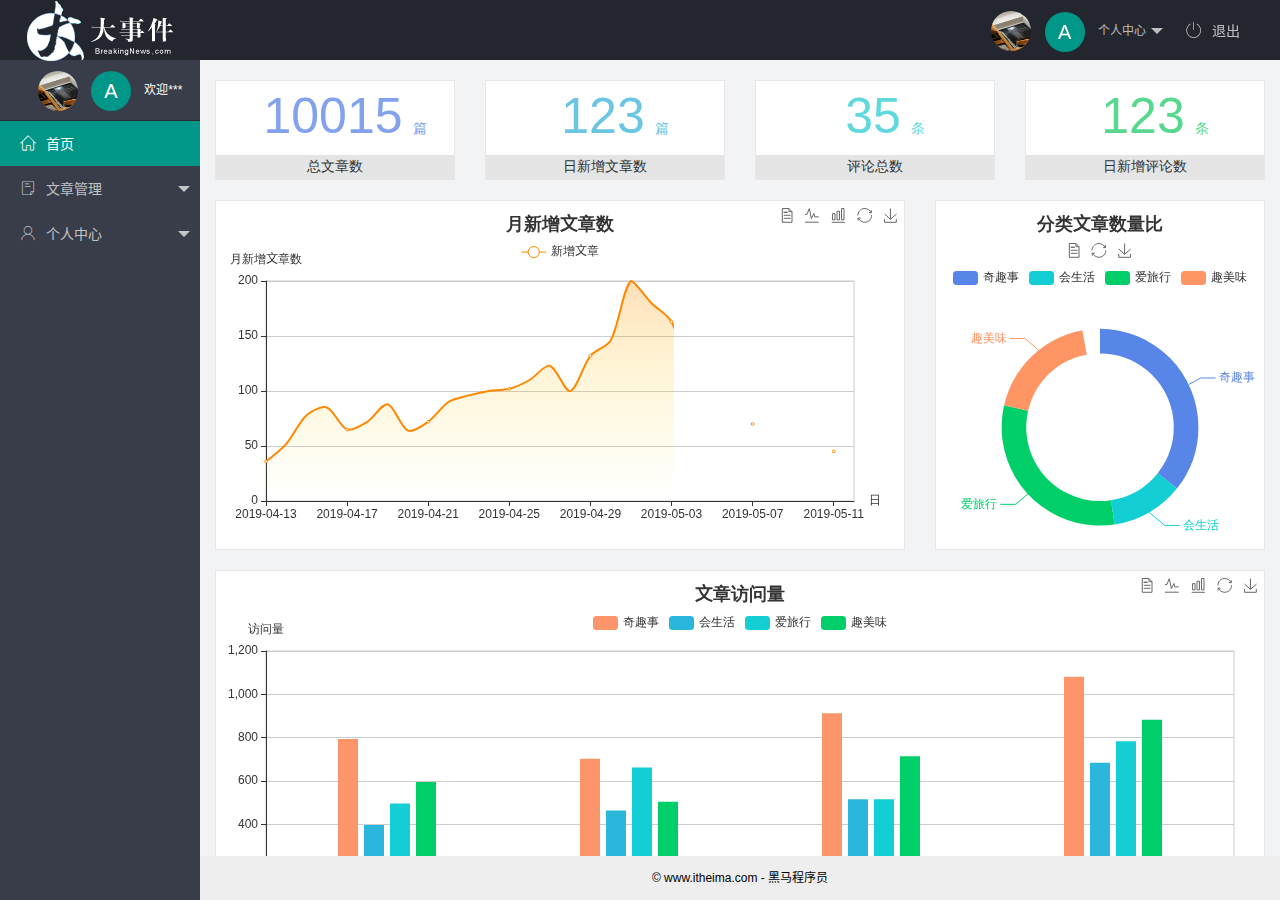
<file: index.html>
<!DOCTYPE html>
<html lang="zh-CN">
<head>
    <meta charset="UTF-8">
    <meta name="viewport" content="width=device-width, initial-scale=1.0">
    <title>后台主页</title>
    <!-- <script>
        if(!localStorage.getItem("token")){
            location.href="/大事件项目/login.html";
        }
    </script> -->
<!-- 导入layui的样式表 -->
<link rel="stylesheet" href="assets/lib/layui/css/layui.css">
<link rel="stylesheet" href="assets/css/index.css">
<link rel="stylesheet" href="assets/fonts/iconfont.css">
</head>
<body class="layui-layout-body">
    <div class="layui-layout layui-layout-admin">
      <div class="layui-header">
        <div class="layui-logo"><img src="assets/images/logo.png" alt=""></div>
        <!-- 头部区域（可配合layui已有的水平导航） -->
        
        <ul class="layui-nav layui-layout-right">
          <li class="layui-nav-item">
            <a href="javascript:;" class="userinfo">
              <img src="assets/images/12.JPG" class="layui-nav-img">
              <span class="text-avatar">A</span>
              个人中心
            </a>
            <dl class="layui-nav-child">
              <dd><a href="user/user_info.html" target="fm">基本资料</a></dd>
              <dd><a href="user/user_avatar.html" target="fm">更换头像</a></dd>
              <dd><a href="user/user_pwd.html" target="fm">重置密码</a></dd>
            </dl>
          </li>
          <li class="layui-nav-item"><a href="javascript:;" id="btnLogout"><span class="iconfont icon-tuichu"></span>退出</a></li>
        </ul>
      </div>
      
      <div class="layui-side layui-bg-black">
        <div class="layui-side-scroll">
            <div class="userinfo">
            <img src="assets/images/12.JPG" class="layui-nav-img">
            <span class="text-avatar">A</span>
            <span id="welcome">欢迎***</span>
            </div>
          <!-- 左侧导航区域（可配合layui已有的垂直导航） -->
          <ul class="layui-nav layui-nav-tree"  lay-shrink="all">
            <li class="layui-nav-item layui-this"><a href="home/dashboard.html" target="fm"><span class="iconfont icon-home"></span>首页</a></li>
            <li class="layui-nav-item ">
              <a class="" href="javascript:;"><span class="iconfont icon-16"></span>文章管理</a>
              <dl class="layui-nav-child">
                <dd><a href="article/art_cate.html" target="fm"><i class="layui-icon layui-icon-app"></i>文章类别</a></dd>
                <dd><a href="article/art_list.html" target="fm"><i class="layui-icon layui-icon-app"></i>文章列表</a></dd>
                <dd><a href="article/art_pub.html" target="fm"><i class="layui-icon layui-icon-app"></i>发表文章</a></dd>
                <dd><a href="">超链接</a></dd>
              </dl>
            </li>
            <li class="layui-nav-item">
              <a href="javascript:;"><span class="iconfont icon-user"></span>个人中心</a>
              <dl class="layui-nav-child">
                <dd><a href="user/user_info.html" target="fm"><i class="layui-icon layui-icon-app"></i>基本资料</a></dd>
                <dd><a href="user/user_avatar.html" target="fm"><i class="layui-icon layui-icon-app"></i>更换头像</a></dd>
                <dd><a href="user/user_pwd.html" target="fm"><i class="layui-icon layui-icon-app"></i>重置密码</a></dd>
                
              </dl>
            </li>
            
          </ul>
        </div>
      </div>
      
      <div class="layui-body">
        <!-- 内容主体区域 -->
        <iframe name="fm" src="home/dashboard.html" frameborder="0"></iframe>
      </div>
      
      <div class="layui-footer">
        <!-- 底部固定区域 -->
        © www.itheima.com - 黑马程序员
      </div>
    </div>
    <!-- 导入layui 的JS文件 -->
    <script src="assets/lib/layui/layui.all.js"></script>
    <script src="assets/lib/jquery.js"></script>
    <script src="assets/js/index.js"></script>
    </body>
</html>
</file>
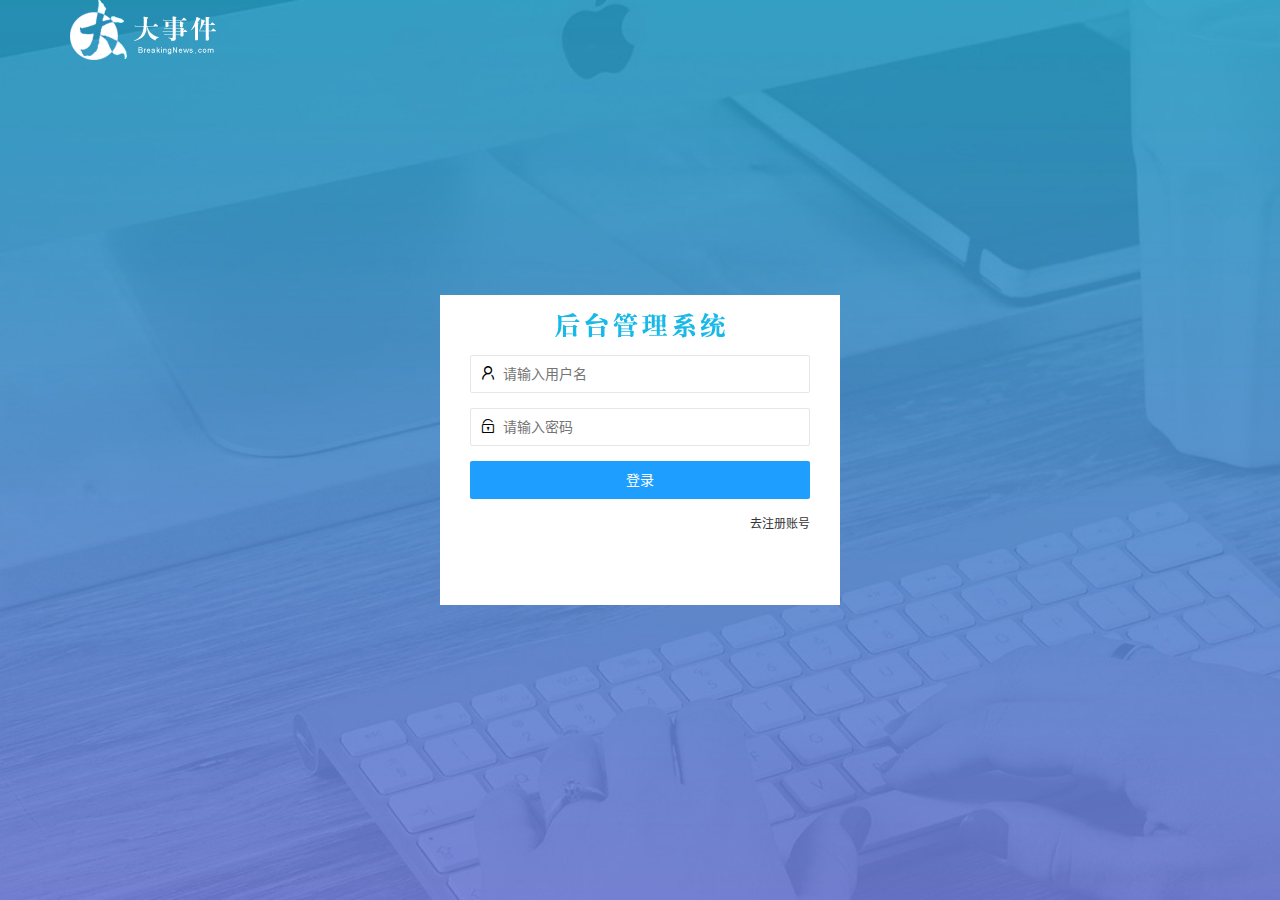
<file: login.html>
<!DOCTYPE html>
<html lang="zh-CN">
<head>
    <meta charset="UTF-8">
    <meta name="viewport" content="width=device-width, initial-scale=1.0">
    <title>大事件-登录/注册</title>
    <link rel="stylesheet" href="assets/lib/layui/css/layui.css">
    <link rel="stylesheet" href="assets/css/login.css">
</head>
<body>
    <div class="layui-main">
        <img src="assets/images/logo.png" alt="">

    </div>
    <div class="loginAndRegBox">
        <div class="title-box"></div>
        <div class="login-box">
            <form class="layui-form" id="form_login">
                <div class="layui-form-item">
                    <i class="layui-icon layui-icon-username"></i>
                    <input type="text" name="username" required  lay-verify="required" placeholder="请输入用户名" autocomplete="off" class="layui-input">
                  
                </div>
                <div class="layui-form-item">
                    <i class="layui-icon layui-icon-password"></i>
                    <input type="password" name="password" required  lay-verify="required|pwd" placeholder="请输入密码" autocomplete="off" class="layui-input">
                  
                </div>
                <div class="layui-form-item">
                    <button class="layui-btn  layui-btn-normal layui-btn-fluid" lay-submit >登录</button>
                </div>
                <div class="layui-form-item links">
                    <a href="javascript:;" id="link_reg">去注册账号</a>
                </div>
                </form>
                
           
        </div>
        <div class="reg-box">
            <!-- 注册的表单 -->
            <form class="layui-form" id="form_reg" >
                <div class="layui-form-item">
                    <i class="layui-icon layui-icon-username"></i>
                    <input type="text" name="username" required  lay-verify="required" placeholder="请输入用户名" autocomplete="off" class="layui-input">
                  
                </div>
                <div class="layui-form-item">
                    <i class="layui-icon layui-icon-password"></i>
                    <input type="password" name="password" required  lay-verify="required|pwd" placeholder="请输入密码" autocomplete="off" class="layui-input">
                  
                </div>
                <div class="layui-form-item">
                    <i class="layui-icon layui-icon-password"></i>
                    <input type="password" name="repassword" required  lay-verify="required|pwd|repwd" placeholder="再次确认密码" autocomplete="off" class="layui-input">
                  
                </div>
                <div class="layui-form-item">
                    <button class="layui-btn  layui-btn-normal layui-btn-fluid" lay-submit >注册</button>
                </div>
                <div class="layui-form-item links">
                    <a href="javascript:;" id="link_login">去登录</a>
                </div>
                </form>
            
        </div>
    </div>
    <script src="assets/lib/layui/layui.all.js"></script>
    <script src="assets/lib/jquery.js"></script>
    <script src="assets/js/login.js"></script>
    
    
</body>
</html>
</file>
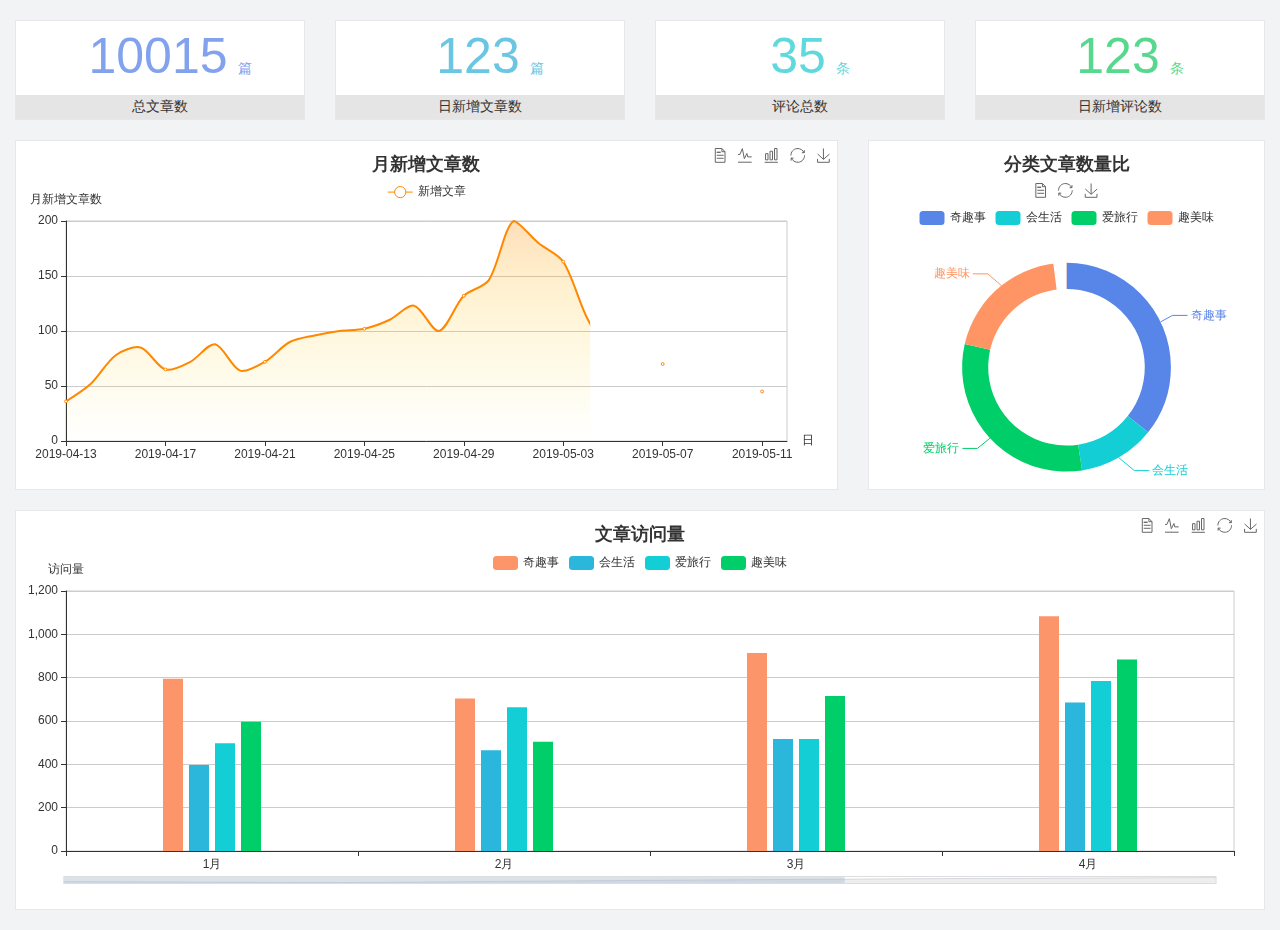
<file: home/dashboard.html>
<!DOCTYPE html>
<html lang="en">

<head>
  <meta charset="UTF-8">
  <meta name="viewport" content="width=device-width, initial-scale=1.0">
  <meta http-equiv="X-UA-Compatible" content="ie=edge">
  <title>图表统计</title>
  <link rel="stylesheet" href="../assets/lib/bootstrap.css" />
  <link rel="stylesheet" href="../assets/lib/main.css" />
  <script src="../assets/lib/jquery.js"></script>
  <script type="text/javascript" src="../assets/lib/echarts.min.js"></script>
</head>

<body>
  <div class="container-fluid">
    <div class="row spannel_list">
      <div class="col-sm-3 col-xs-6">
        <div class="spannel">
          <em>10015</em><span>篇</span>
          <b>总文章数</b>
        </div>
      </div>
      <div class="col-sm-3 col-xs-6">
        <div class="spannel scolor01">
          <em>123</em><span>篇</span>
          <b>日新增文章数</b>
        </div>
      </div>
      <div class="col-sm-3 col-xs-6">
        <div class="spannel scolor02">
          <em>35</em><span>条</span>
          <b>评论总数</b>
        </div>
      </div>
      <div class="col-sm-3 col-xs-6">
        <div class="spannel scolor03">
          <em>123</em><span>条</span>
          <b>日新增评论数</b>
        </div>
      </div>
    </div>
  </div>

  <div class="container-fluid">
    <div class="row curve-pie">
      <div class="col-lg-8 col-md-8">
        <div class="gragh_pannel" id="curve_show"></div>
      </div>
      <div class="col-lg-4 col-md-4">
        <div class="gragh_pannel" id="pie_show"></div>
      </div>
    </div>
  </div>

  <div class="container-fluid">
    <div class="column_pannel" id="column_show"></div>
  </div>

  <script>
    var oChart = echarts.init(document.getElementById('curve_show'));
    var aList_all = [
      { 'count': 36, 'date': '2019-04-13' },
      { 'count': 52, 'date': '2019-04-14' },
      { 'count': 78, 'date': '2019-04-15' },
      { 'count': 85, 'date': '2019-04-16' },
      { 'count': 65, 'date': '2019-04-17' },
      { 'count': 72, 'date': '2019-04-18' },
      { 'count': 88, 'date': '2019-04-19' },
      { 'count': 64, 'date': '2019-04-20' },
      { 'count': 72, 'date': '2019-04-21' },
      { 'count': 90, 'date': '2019-04-22' },
      { 'count': 96, 'date': '2019-04-23' },
      { 'count': 100, 'date': '2019-04-24' },
      { 'count': 102, 'date': '2019-04-25' },
      { 'count': 110, 'date': '2019-04-26' },
      { 'count': 123, 'date': '2019-04-27' },
      { 'count': 100, 'date': '2019-04-28' },
      { 'count': 132, 'date': '2019-04-29' },
      { 'count': 146, 'date': '2019-04-30' },
      { 'count': 200, 'date': '2019-05-01' },
      { 'count': 180, 'date': '2019-05-02' },
      { 'count': 163, 'date': '2019-05-03' },
      { 'count': 110, 'date': '2019-05-04' },
      { 'count': 80, 'date': '2019-05-05' },
      { 'count': 82, 'date': '2019-05-06' },
      { 'count': 70, 'date': '2019-05-07' },
      { 'count': 65, 'date': '2019-05-08' },
      { 'count': 54, 'date': '2019-05-09' },
      { 'count': 40, 'date': '2019-05-10' },
      { 'count': 45, 'date': '2019-05-11' },
      { 'count': 38, 'date': '2019-05-12' },
    ];

    let aCount = [];
    let aDate = [];

    for (var i = 0; i < aList_all.length; i++) {
      aCount.push(aList_all[i].count);
      aDate.push(aList_all[i].date);
    }

    var chartopt = {
      title: {
        text: '月新增文章数',
        left: 'center',
        top: '10'
      },
      tooltip: {
        trigger: 'axis'
      },
      legend: {
        data: ['新增文章'],
        top: '40'
      },
      toolbox: {
        show: true,
        feature: {
          mark: { show: true },
          dataView: { show: true, readOnly: false },
          magicType: { show: true, type: ['line', 'bar'] },
          restore: { show: true },
          saveAsImage: { show: true }
        }
      },
      calculable: true,
      xAxis: [
        {
          name: '日',
          type: 'category',
          boundaryGap: false,
          data: aDate
        }
      ],
      yAxis: [
        {
          name: '月新增文章数',
          type: 'value'
        }
      ],
      series: [
        {
          name: '新增文章',
          type: 'line',
          smooth: true,
          itemStyle: { normal: { areaStyle: { type: 'default' }, color: '#f80' }, lineStyle: { color: '#f80' } },
          data: aCount
        }],
      areaStyle: {
        normal: {
          color: new echarts.graphic.LinearGradient(0, 0, 0, 1, [{
            offset: 0,
            color: 'rgba(255,136,0,0.39)'
          }, {
            offset: .34,
            color: 'rgba(255,180,0,0.25)'
          }, {
            offset: 1,
            color: 'rgba(255,222,0,0.00)'
          }])

        }
      },
      grid: {
        show: true,
        x: 50,
        x2: 50,
        y: 80,
        height: 220
      }
    };

    oChart.setOption(chartopt);


    var oPie = echarts.init(document.getElementById('pie_show'));
    var oPieopt =
    {
      title: {
        top: 10,
        text: '分类文章数量比',
        x: 'center'
      },
      tooltip: {
        trigger: 'item',
        formatter: "{a} <br/>{b} : {c} ({d}%)"
      },
      color: ['#5885e8', '#13cfd5', '#00ce68', '#ff9565'],
      legend: {
        x: 'center',
        top: 65,
        data: ['奇趣事', '会生活', '爱旅行', '趣美味']
      },
      toolbox: {
        show: true,
        x: 'center',
        top: 35,
        feature: {
          mark: { show: true },
          dataView: { show: true, readOnly: false },
          magicType: {
            show: true,
            type: ['pie', 'funnel'],
            option: {
              funnel: {
                x: '25%',
                width: '50%',
                funnelAlign: 'left',
                max: 1548
              }
            }
          },
          restore: { show: true },
          saveAsImage: { show: true }
        }
      },
      calculable: true,
      series: [
        {
          name: '访问来源',
          type: 'pie',
          radius: ['45%', '60%'],
          center: ['50%', '65%'],
          data: [
            { value: 300, name: '奇趣事' },
            { value: 100, name: '会生活' },
            { value: 260, name: '爱旅行' },
            { value: 180, name: '趣美味' }
          ]
        }
      ]
    };
    oPie.setOption(oPieopt);



    var oColumn = this.echarts.init(document.getElementById('column_show'));
    var oColumnopt =
    {
      title: {
        text: '文章访问量',
        left: 'center',
        top: '10'
      },
      tooltip: {
        trigger: 'axis'
      },
      legend: {
        data: ['奇趣事', '会生活', '爱旅行', '趣美味'],
        top: '40'
      },
      toolbox: {
        show: true,
        feature: {
          mark: { show: true },
          dataView: { show: true, readOnly: false },
          magicType: { show: true, type: ['line', 'bar'] },
          restore: { show: true },
          saveAsImage: { show: true }
        }
      },
      calculable: true,
      xAxis: [
        {
          type: 'category',
          data: ['1月', '2月', '3月', '4月', '5月']
        }
      ],
      yAxis: [
        {
          name: '访问量',
          type: 'value'
        }
      ],
      series: [
        {
          name: '奇趣事',
          type: 'bar',
          barWidth: 20,
          itemStyle: {
            normal: { areaStyle: { type: 'default' }, color: '#fd956a' }
          },
          data: [800, 708, 920, 1090, 1200]
        },
        {
          name: '会生活',
          type: 'bar',
          barWidth: 20,
          itemStyle: {
            normal: { areaStyle: { type: 'default' }, color: '#2bb6db' }
          },
          data: [400, 468, 520, 690, 800]
        },
        {
          name: '爱旅行',
          type: 'bar',
          barWidth: 20,
          itemStyle: {
            normal: { areaStyle: { type: 'default' }, color: '#13cfd5' }
          },
          data: [500, 668, 520, 790, 900]
        },
        {
          name: '趣美味',
          type: 'bar',
          barWidth: 20,
          itemStyle: {
            normal: { areaStyle: { type: 'default' }, color: '#00ce68' }
          },
          data: [600, 508, 720, 890, 1000]
        }
      ],
      grid: {
        show: true,
        x: 50,
        x2: 30,
        y: 80,
        height: 260
      },
      dataZoom: [//给x轴设置滚动条
        {
          start: 0,//默认为0
          end: 100 - 1000 / 31,//默认为100
          type: 'slider',
          show: true,
          xAxisIndex: [0],
          handleSize: 0,//滑动条的 左右2个滑动条的大小
          height: 8,//组件高度
          left: 45, //左边的距离
          right: 50,//右边的距离
          bottom: 26,//右边的距离
          handleColor: '#ddd',//h滑动图标的颜色
          handleStyle: {
            borderColor: "#cacaca",
            borderWidth: "1",
            shadowBlur: 2,
            background: "#ddd",
            shadowColor: "#ddd",
          }
        }]
    };
    oColumn.setOption(oColumnopt);
  </script>
</body>

</html>
</file>
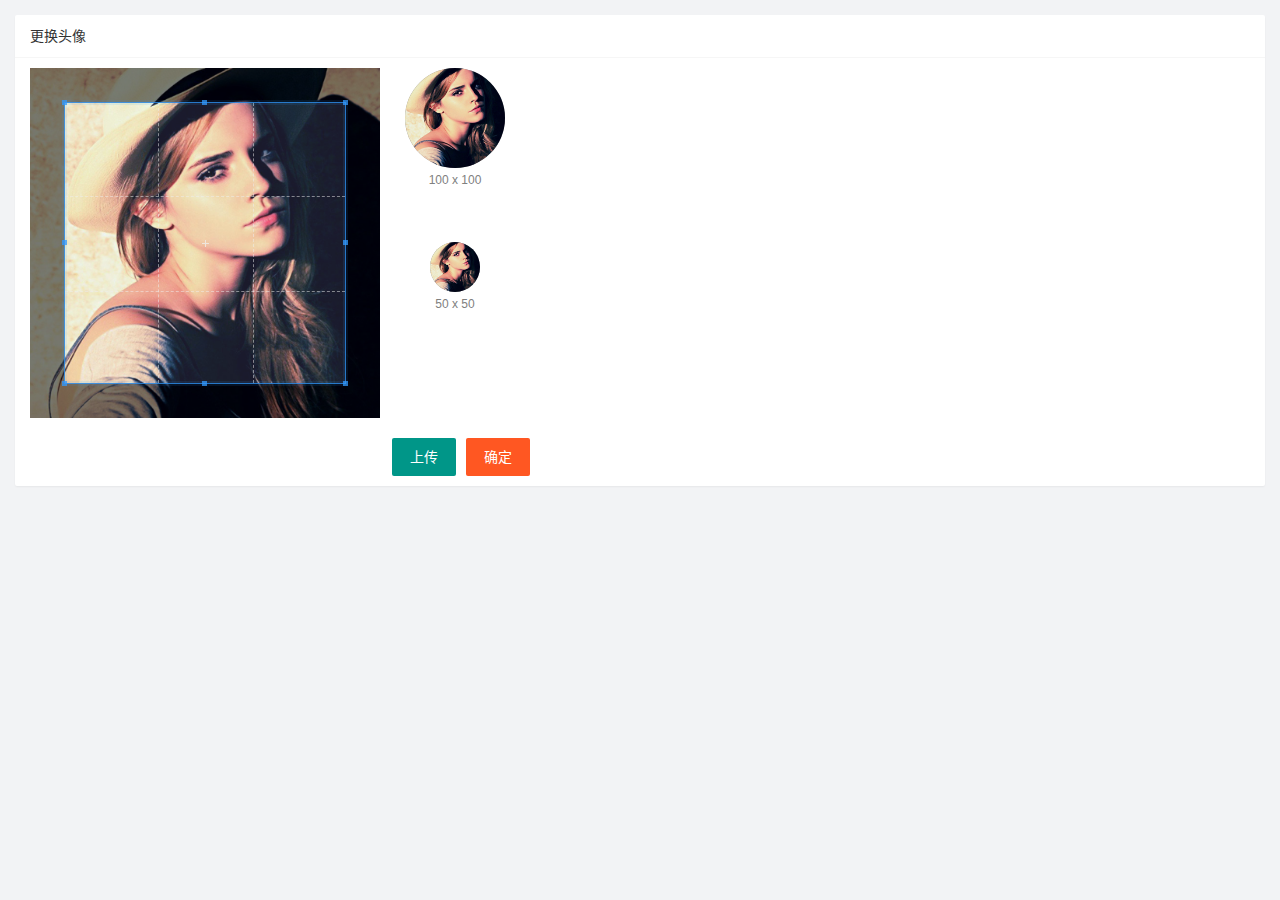
<file: user/user_avatar.html>
<!DOCTYPE html>
<html lang="zh-CN">
<head>
    <meta charset="UTF-8">
    <meta name="viewport" content="width=device-width, initial-scale=1.0">
    <title>Document</title>
    <link rel="stylesheet" href="../assets/lib/layui/css/layui.css">
    <link rel="stylesheet" href="../assets/lib//cropper//cropper.css">
    <link rel="stylesheet" href="../assets/css/user/user_avatar.css">
</head>
<body>
    <!-- 卡片区域 -->
    <div class="layui-card">
        <div class="layui-card-header">更换头像</div>
        <div class="layui-card-body">
           <!-- 第一行的图片裁剪和预览区域 -->
        <div class="row1">
            <!-- 图片裁剪区域 -->
            <div class="cropper-box">
              <!-- 这个 img 标签很重要，将来会把它初始化为裁剪区域 -->
              <img id="image" src="../assets/images/sample.jpg" />
            </div>
            <!-- 图片的预览区域 -->
            <div class="preview-box">
              <div>
                <!-- 宽高为 100px 的预览区域 -->
                <div class="img-preview w100"></div>
                <p class="size">100 x 100</p>
              </div>
              <div>
                <!-- 宽高为 50px 的预览区域 -->
                <div class="img-preview w50"></div>
                <p class="size">50 x 50</p>
              </div>
            </div>
          </div>
  
          <!-- 第二行的按钮区域 -->
          <div class="row2">
            <!-- 通过 accept 属性，可以指定，允许用户选择什么类型的文件 -->
            <input type="file" id="file" accept="image/png,image/jpeg" />
            <button type="button" class="layui-btn" id="btnChooseImage">上传</button>
            <button type="button" class="layui-btn layui-btn-danger" id="btnUpload">确定</button>
          </div>
        </div>
      </div>
      <script src="../assets/lib/layui/layui.all.js"></script>
      <script src="../assets/lib/jquery.js"></script>
      <script src="../assets/lib/cropper/Cropper.js"></script>
      <script src="../assets/lib/cropper/jquery-cropper.js"></script>
      <script src="../assets/js/user/user_avatar.js"></script>
</body>
</html>
</file>
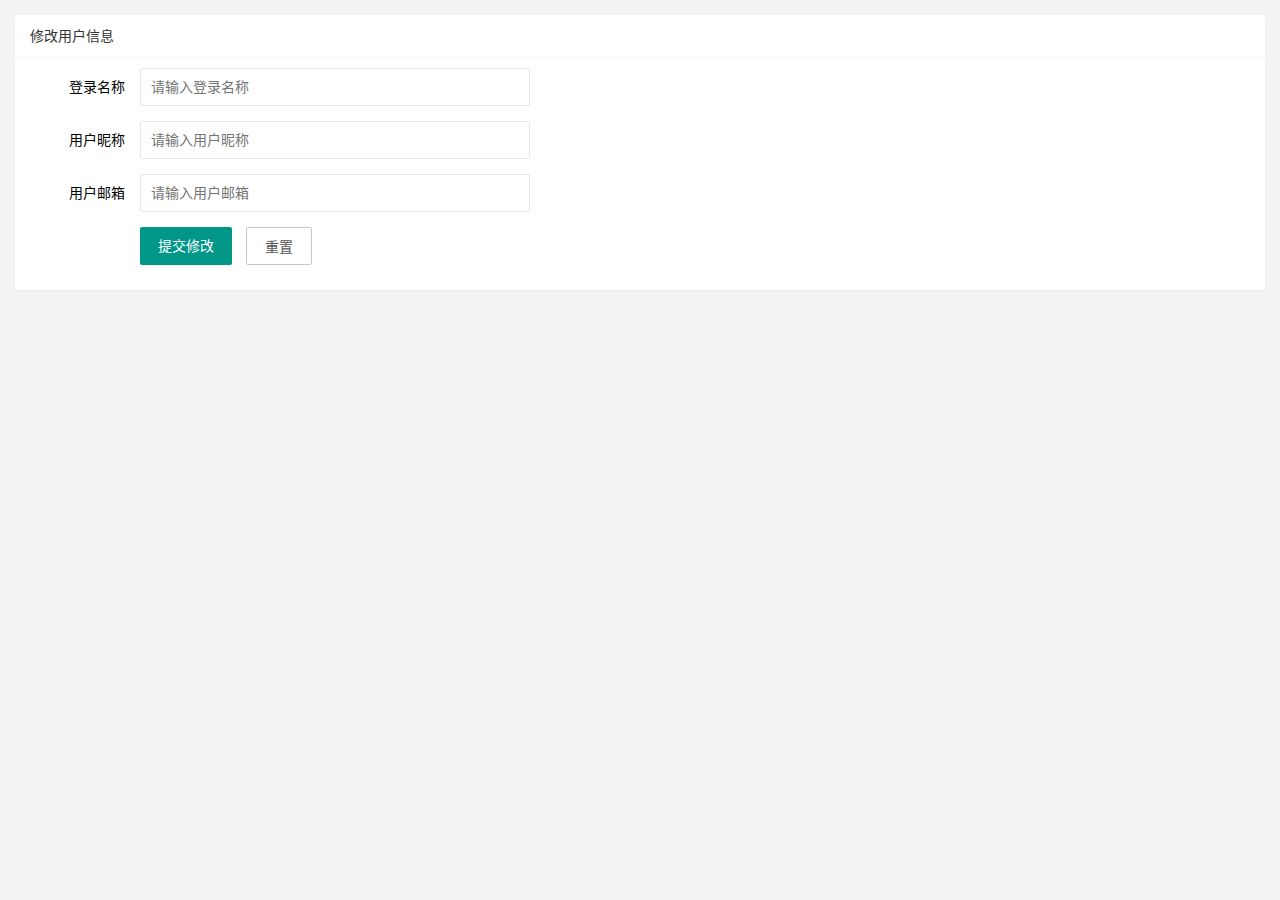
<file: user/user_info.html>
<!DOCTYPE html>
<html lang="zh-CN">
<head>
    <meta charset="UTF-8">
    <meta name="viewport" content="width=device-width, initial-scale=1.0">
    <title>Document</title>
    <link rel="stylesheet" href="../assets/lib/layui/css/layui.css">
    <link rel="stylesheet" href="../assets/css/user/user_info.css">
</head>
<body>
    <div class="layui-card">
        <div class="layui-card-header">修改用户信息</div>
        <div class="layui-card-body">
          <!-- form -->
          <form class="layui-form" lay-filter="formUserInfo" id="formData">
            <!-- 隐藏域 -->
            <input type="hidden" name="id" value="">
            <div class="layui-form-item">
              <label class="layui-form-label">登录名称</label>
              <div class="layui-input-block">
                <input type="text" name="username" required  lay-verify="required" placeholder="请输入登录名称" autocomplete="off" class="layui-input" readonly>
              </div>
            </div>
              <div class="layui-form-item">
                <label class="layui-form-label">用户昵称</label>
                <div class="layui-input-block">
                  <input type="text" name="nickname" required  lay-verify="required|nickname" placeholder="请输入用户昵称" autocomplete="off" class="layui-input">
                </div>
              </div>

              <div class="layui-form-item">
                <label class="layui-form-label">用户邮箱</label>
                <div class="layui-input-block">
                  <input type="email" name="email" required  lay-verify="required|email" placeholder="请输入用户邮箱" autocomplete="off" class="layui-input">
                </div>
              </div>
              <div class="layui-form-item">
                <div class="layui-input-block">
                  <button class="layui-btn" lay-submit lay-filter="formDemo" id="tijiao" type="submit">提交修改</button>
                  <button type="reset" class="layui-btn layui-btn-primary" id="chongzhi">重置</button>
                </div>
              </div>
            </form>
        </div>
      </div>
      <script src="../assets/lib/layui/layui.all.js"></script>
      <script src="../assets/lib/jquery.js"></script>
      <script src="../assets/js/user/user_info.js"></script>
</body>
</html>
</file>
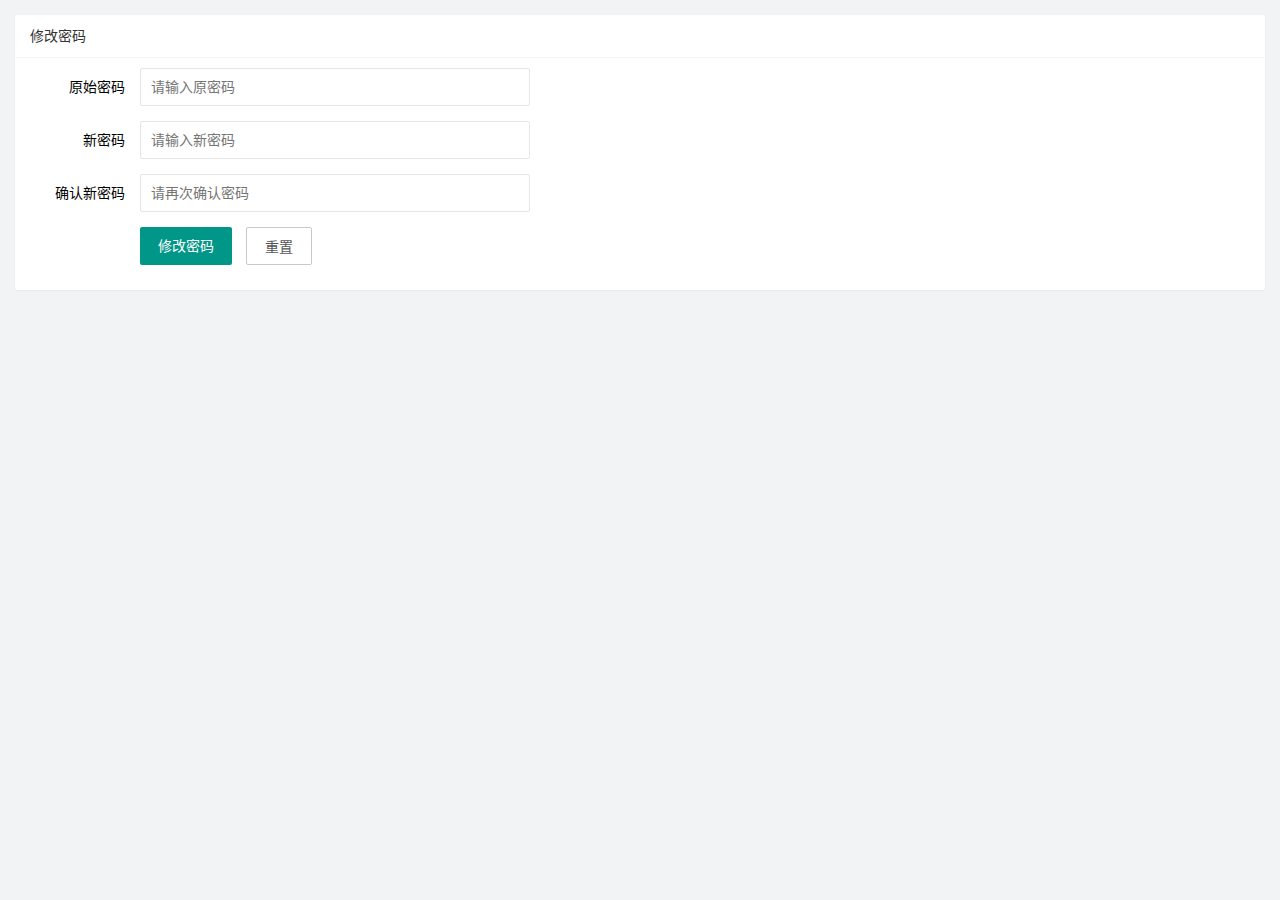
<file: user/user_pwd.html>
<!DOCTYPE html>
<html lang="zh-CN">
<head>
    <meta charset="UTF-8">
    <meta name="viewport" content="width=device-width, initial-scale=1.0">
    <title>Document</title>
    <link rel="stylesheet" href="../assets/lib/layui/css/layui.css">
    <link rel="stylesheet" href="../assets/css/user/user_pwd.css">
</head>
<body>
    <div class="layui-card">
        <div class="layui-card-header">修改密码</div>
        <div class="layui-card-body">
            <form class="layui-form" action="">
                <div class="layui-form-item">
                  <label class="layui-form-label">原始密码</label>
                  <div class="layui-input-block">
                    <input type="password" name="oldPwd" required  lay-verify="required|pwd" placeholder="请输入原密码" autocomplete="off" class="layui-input">
                  </div>
                </div>

                <div class="layui-form-item">
                    <label class="layui-form-label">新密码</label>
                    <div class="layui-input-block">
                      <input type="password" name="newPwd" required  lay-verify="required|pwd|samePwd" placeholder="请输入新密码" autocomplete="off" class="layui-input">
                    </div>
                  </div>

                  <div class="layui-form-item">
                    <label class="layui-form-label">确认新密码</label>
                    <div class="layui-input-block">
                      <input type="password" name="rePwd" required  lay-verify="required|pwd|rePwd" placeholder="请再次确认密码" autocomplete="off" class="layui-input">
                    </div>
                  </div>
                  <div class="layui-form-item">
                    <div class="layui-input-block">
                      <button class="layui-btn" lay-submit lay-filter="formDemo"  type="submit">修改密码</button>
                      <button type="reset" class="layui-btn layui-btn-primary" id="chongzhi">重置</button>
                    </div>
                  </div>
                </form>
        </div>
      </div>





    <script src="../assets/lib/layui/layui.all.js"></script>
    <script src="../assets/lib/jquery.js"></script>
    <script src="../assets/js/user/user_pwd.js"></script>
</body>
</html>
</file>
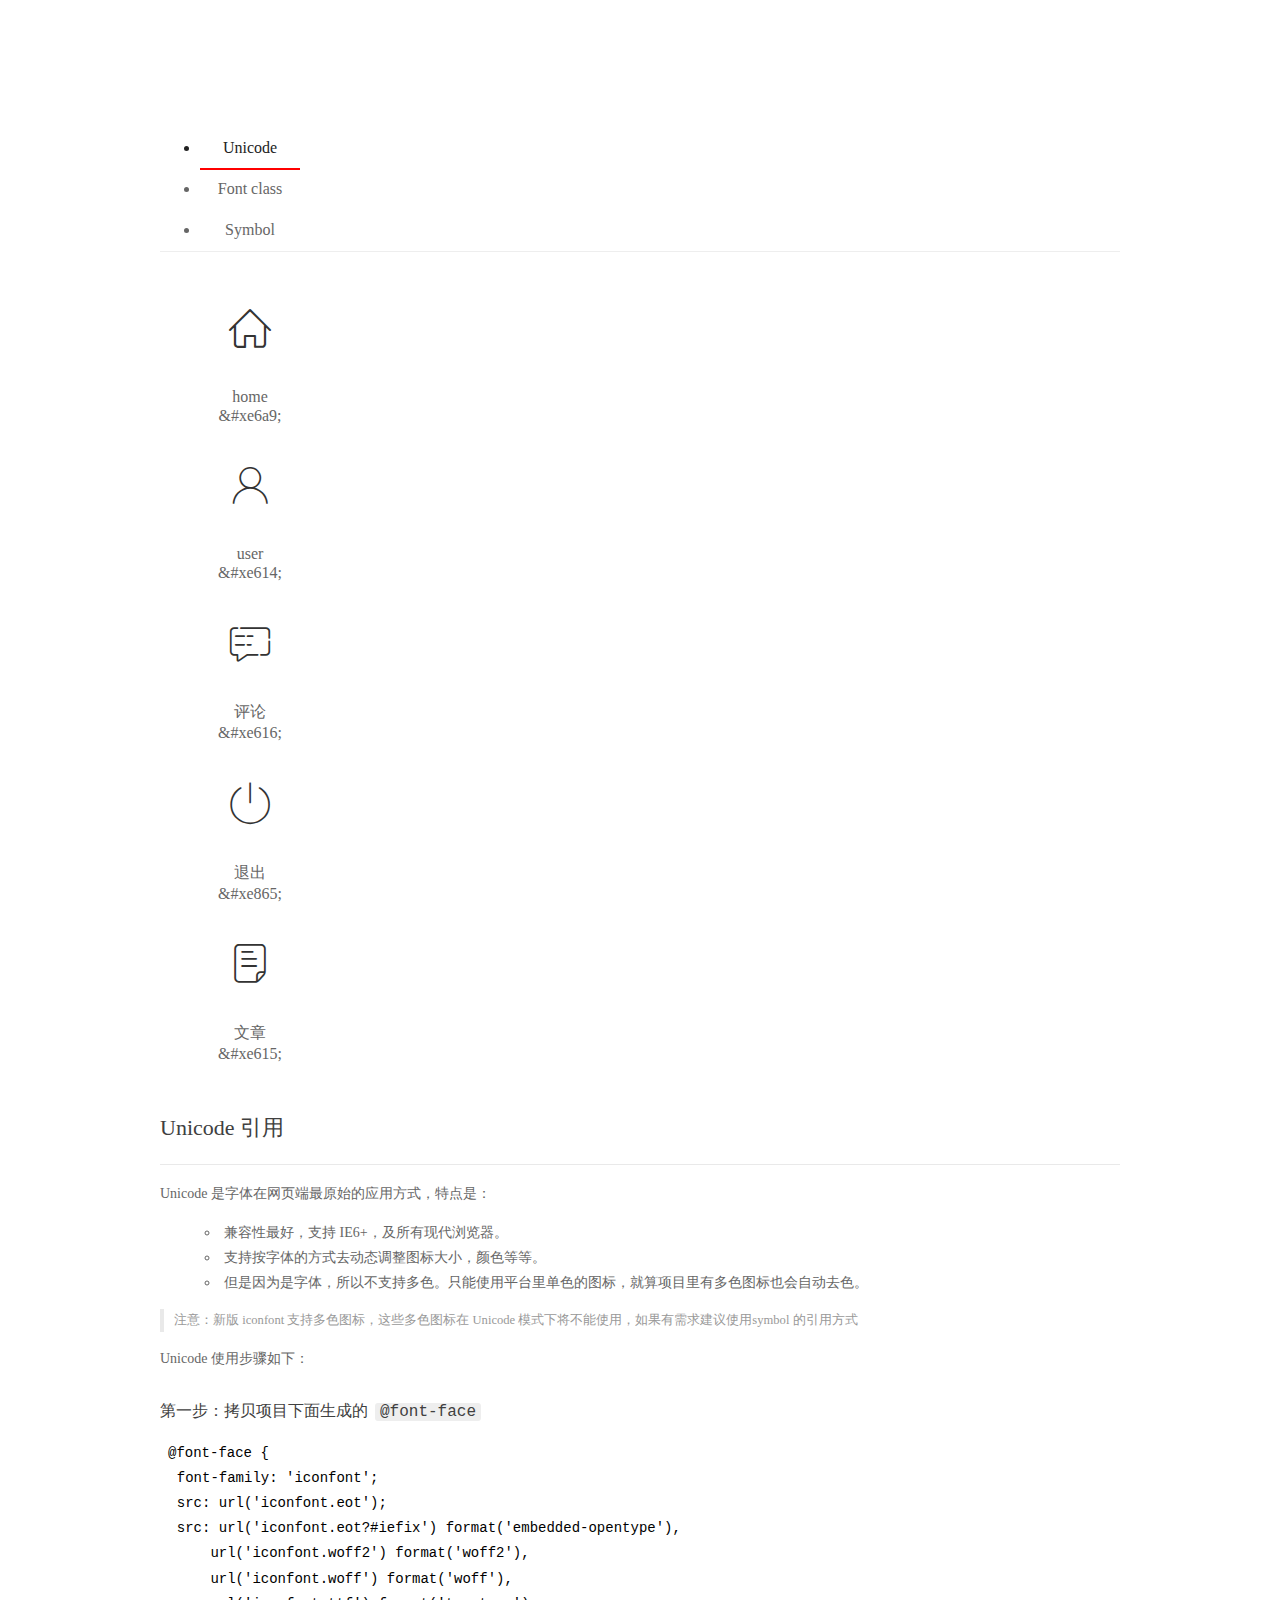
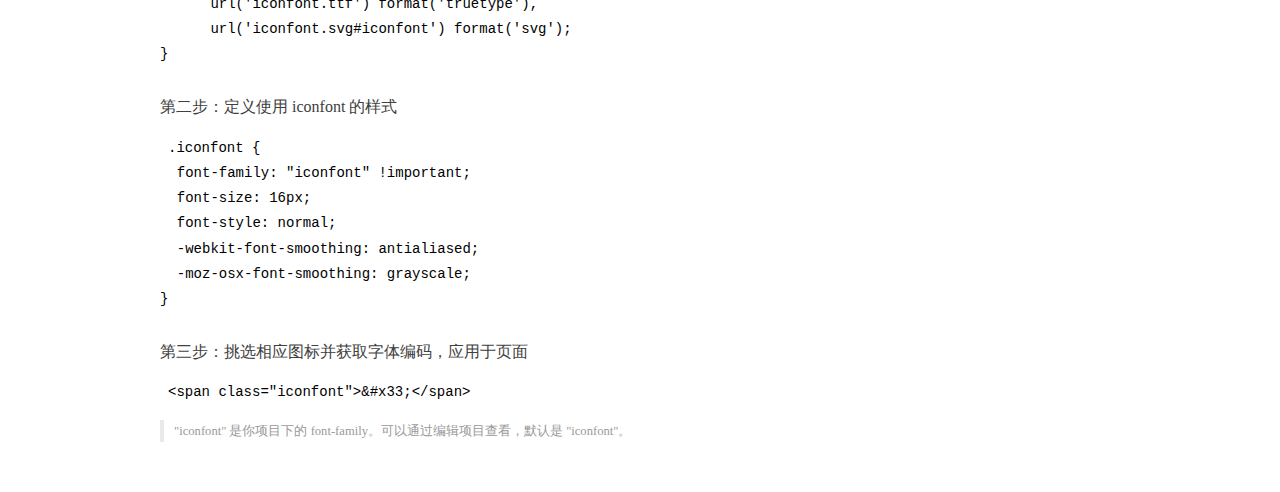
<file: assets/fonts/demo_index.html>
<!DOCTYPE html>
<html>
<head>
  <meta charset="utf-8"/>
  <title>IconFont Demo</title>
  <link rel="shortcut icon" href="https://gtms04.alicdn.com/tps/i4/TB1_oz6GVXXXXaFXpXXJDFnIXXX-64-64.ico" type="image/x-icon"/>
  <link rel="stylesheet" href="https://g.alicdn.com/thx/cube/1.3.2/cube.min.css">
  <link rel="stylesheet" href="demo.css">
  <link rel="stylesheet" href="iconfont.css">
  <script src="iconfont.js"></script>
  <!-- jQuery -->
  <script src="https://a1.alicdn.com/oss/uploads/2018/12/26/7bfddb60-08e8-11e9-9b04-53e73bb6408b.js"></script>
  <!-- 代码高亮 -->
  <script src="https://a1.alicdn.com/oss/uploads/2018/12/26/a3f714d0-08e6-11e9-8a15-ebf944d7534c.js"></script>
</head>
<body>
  <div class="main">
    <h1 class="logo"><a href="https://www.iconfont.cn/" title="iconfont 首页" target="_blank">&#xe86b;</a></h1>
    <div class="nav-tabs">
      <ul id="tabs" class="dib-box">
        <li class="dib active"><span>Unicode</span></li>
        <li class="dib"><span>Font class</span></li>
        <li class="dib"><span>Symbol</span></li>
      </ul>
      
    </div>
    <div class="tab-container">
      <div class="content unicode" style="display: block;">
          <ul class="icon_lists dib-box">
          
            <li class="dib">
              <span class="icon iconfont">&#xe6a9;</span>
                <div class="name">home</div>
                <div class="code-name">&amp;#xe6a9;</div>
              </li>
          
            <li class="dib">
              <span class="icon iconfont">&#xe614;</span>
                <div class="name">user</div>
                <div class="code-name">&amp;#xe614;</div>
              </li>
          
            <li class="dib">
              <span class="icon iconfont">&#xe616;</span>
                <div class="name">评论</div>
                <div class="code-name">&amp;#xe616;</div>
              </li>
          
            <li class="dib">
              <span class="icon iconfont">&#xe865;</span>
                <div class="name">退出</div>
                <div class="code-name">&amp;#xe865;</div>
              </li>
          
            <li class="dib">
              <span class="icon iconfont">&#xe615;</span>
                <div class="name">文章</div>
                <div class="code-name">&amp;#xe615;</div>
              </li>
          
          </ul>
          <div class="article markdown">
          <h2 id="unicode-">Unicode 引用</h2>
          <hr>

          <p>Unicode 是字体在网页端最原始的应用方式，特点是：</p>
          <ul>
            <li>兼容性最好，支持 IE6+，及所有现代浏览器。</li>
            <li>支持按字体的方式去动态调整图标大小，颜色等等。</li>
            <li>但是因为是字体，所以不支持多色。只能使用平台里单色的图标，就算项目里有多色图标也会自动去色。</li>
          </ul>
          <blockquote>
            <p>注意：新版 iconfont 支持多色图标，这些多色图标在 Unicode 模式下将不能使用，如果有需求建议使用symbol 的引用方式</p>
          </blockquote>
          <p>Unicode 使用步骤如下：</p>
          <h3 id="-font-face">第一步：拷贝项目下面生成的 <code>@font-face</code></h3>
<pre><code class="language-css"
>@font-face {
  font-family: 'iconfont';
  src: url('iconfont.eot');
  src: url('iconfont.eot?#iefix') format('embedded-opentype'),
      url('iconfont.woff2') format('woff2'),
      url('iconfont.woff') format('woff'),
      url('iconfont.ttf') format('truetype'),
      url('iconfont.svg#iconfont') format('svg');
}
</code></pre>
          <h3 id="-iconfont-">第二步：定义使用 iconfont 的样式</h3>
<pre><code class="language-css"
>.iconfont {
  font-family: "iconfont" !important;
  font-size: 16px;
  font-style: normal;
  -webkit-font-smoothing: antialiased;
  -moz-osx-font-smoothing: grayscale;
}
</code></pre>
          <h3 id="-">第三步：挑选相应图标并获取字体编码，应用于页面</h3>
<pre>
<code class="language-html"
>&lt;span class="iconfont"&gt;&amp;#x33;&lt;/span&gt;
</code></pre>
          <blockquote>
            <p>"iconfont" 是你项目下的 font-family。可以通过编辑项目查看，默认是 "iconfont"。</p>
          </blockquote>
          </div>
      </div>
      <div class="content font-class">
        <ul class="icon_lists dib-box">
          
          <li class="dib">
            <span class="icon iconfont icon-home"></span>
            <div class="name">
              home
            </div>
            <div class="code-name">.icon-home
            </div>
          </li>
          
          <li class="dib">
            <span class="icon iconfont icon-user"></span>
            <div class="name">
              user
            </div>
            <div class="code-name">.icon-user
            </div>
          </li>
          
          <li class="dib">
            <span class="icon iconfont icon-pinglun"></span>
            <div class="name">
              评论
            </div>
            <div class="code-name">.icon-pinglun
            </div>
          </li>
          
          <li class="dib">
            <span class="icon iconfont icon-tuichu"></span>
            <div class="name">
              退出
            </div>
            <div class="code-name">.icon-tuichu
            </div>
          </li>
          
          <li class="dib">
            <span class="icon iconfont icon-16"></span>
            <div class="name">
              文章
            </div>
            <div class="code-name">.icon-16
            </div>
          </li>
          
        </ul>
        <div class="article markdown">
        <h2 id="font-class-">font-class 引用</h2>
        <hr>

        <p>font-class 是 Unicode 使用方式的一种变种，主要是解决 Unicode 书写不直观，语意不明确的问题。</p>
        <p>与 Unicode 使用方式相比，具有如下特点：</p>
        <ul>
          <li>兼容性良好，支持 IE8+，及所有现代浏览器。</li>
          <li>相比于 Unicode 语意明确，书写更直观。可以很容易分辨这个 icon 是什么。</li>
          <li>因为使用 class 来定义图标，所以当要替换图标时，只需要修改 class 里面的 Unicode 引用。</li>
          <li>不过因为本质上还是使用的字体，所以多色图标还是不支持的。</li>
        </ul>
        <p>使用步骤如下：</p>
        <h3 id="-fontclass-">第一步：引入项目下面生成的 fontclass 代码：</h3>
<pre><code class="language-html">&lt;link rel="stylesheet" href="./iconfont.css"&gt;
</code></pre>
        <h3 id="-">第二步：挑选相应图标并获取类名，应用于页面：</h3>
<pre><code class="language-html">&lt;span class="iconfont icon-xxx"&gt;&lt;/span&gt;
</code></pre>
        <blockquote>
          <p>"
            iconfont" 是你项目下的 font-family。可以通过编辑项目查看，默认是 "iconfont"。</p>
        </blockquote>
      </div>
      </div>
      <div class="content symbol">
          <ul class="icon_lists dib-box">
          
            <li class="dib">
                <svg class="icon svg-icon" aria-hidden="true">
                  <use xlink:href="#icon-home"></use>
                </svg>
                <div class="name">home</div>
                <div class="code-name">#icon-home</div>
            </li>
          
            <li class="dib">
                <svg class="icon svg-icon" aria-hidden="true">
                  <use xlink:href="#icon-user"></use>
                </svg>
                <div class="name">user</div>
                <div class="code-name">#icon-user</div>
            </li>
          
            <li class="dib">
                <svg class="icon svg-icon" aria-hidden="true">
                  <use xlink:href="#icon-pinglun"></use>
                </svg>
                <div class="name">评论</div>
                <div class="code-name">#icon-pinglun</div>
            </li>
          
            <li class="dib">
                <svg class="icon svg-icon" aria-hidden="true">
                  <use xlink:href="#icon-tuichu"></use>
                </svg>
                <div class="name">退出</div>
                <div class="code-name">#icon-tuichu</div>
            </li>
          
            <li class="dib">
                <svg class="icon svg-icon" aria-hidden="true">
                  <use xlink:href="#icon-16"></use>
                </svg>
                <div class="name">文章</div>
                <div class="code-name">#icon-16</div>
            </li>
          
          </ul>
          <div class="article markdown">
          <h2 id="symbol-">Symbol 引用</h2>
          <hr>

          <p>这是一种全新的使用方式，应该说这才是未来的主流，也是平台目前推荐的用法。相关介绍可以参考这篇<a href="">文章</a>
            这种用法其实是做了一个 SVG 的集合，与另外两种相比具有如下特点：</p>
          <ul>
            <li>支持多色图标了，不再受单色限制。</li>
            <li>通过一些技巧，支持像字体那样，通过 <code>font-size</code>, <code>color</code> 来调整样式。</li>
            <li>兼容性较差，支持 IE9+，及现代浏览器。</li>
            <li>浏览器渲染 SVG 的性能一般，还不如 png。</li>
          </ul>
          <p>使用步骤如下：</p>
          <h3 id="-symbol-">第一步：引入项目下面生成的 symbol 代码：</h3>
<pre><code class="language-html">&lt;script src="./iconfont.js"&gt;&lt;/script&gt;
</code></pre>
          <h3 id="-css-">第二步：加入通用 CSS 代码（引入一次就行）：</h3>
<pre><code class="language-html">&lt;style&gt;
.icon {
  width: 1em;
  height: 1em;
  vertical-align: -0.15em;
  fill: currentColor;
  overflow: hidden;
}
&lt;/style&gt;
</code></pre>
          <h3 id="-">第三步：挑选相应图标并获取类名，应用于页面：</h3>
<pre><code class="language-html">&lt;svg class="icon" aria-hidden="true"&gt;
  &lt;use xlink:href="#icon-xxx"&gt;&lt;/use&gt;
&lt;/svg&gt;
</code></pre>
          </div>
      </div>

    </div>
  </div>
  <script>
  $(document).ready(function () {
      $('.tab-container .content:first').show()

      $('#tabs li').click(function (e) {
        var tabContent = $('.tab-container .content')
        var index = $(this).index()

        if ($(this).hasClass('active')) {
          return
        } else {
          $('#tabs li').removeClass('active')
          $(this).addClass('active')

          tabContent.hide().eq(index).fadeIn()
        }
      })
    })
  </script>
</body>
</html>
</file>
<file: assets/lib/layui/css/layui.css>
/** layui-v2.5.5 MIT License By https://www.layui.com */
 .layui-inline,img{display:inline-block;vertical-align:middle}h1,h2,h3,h4,h5,h6{font-weight:400}.layui-edge,.layui-header,.layui-inline,.layui-main{position:relative}.layui-body,.layui-edge,.layui-elip{overflow:hidden}.layui-btn,.layui-edge,.layui-inline,img{vertical-align:middle}.layui-btn,.layui-disabled,.layui-icon,.layui-unselect{-moz-user-select:none;-webkit-user-select:none;-ms-user-select:none}.layui-elip,.layui-form-checkbox span,.layui-form-pane .layui-form-label{text-overflow:ellipsis;white-space:nowrap}.layui-breadcrumb,.layui-tree-btnGroup{visibility:hidden}blockquote,body,button,dd,div,dl,dt,form,h1,h2,h3,h4,h5,h6,input,li,ol,p,pre,td,textarea,th,ul{margin:0;padding:0;-webkit-tap-highlight-color:rgba(0,0,0,0)}a:active,a:hover{outline:0}img{border:none}li{list-style:none}table{border-collapse:collapse;border-spacing:0}h4,h5,h6{font-size:100%}button,input,optgroup,option,select,textarea{font-family:inherit;font-size:inherit;font-style:inherit;font-weight:inherit;outline:0}pre{white-space:pre-wrap;white-space:-moz-pre-wrap;white-space:-pre-wrap;white-space:-o-pre-wrap;word-wrap:break-word}body{line-height:24px;font:14px Helvetica Neue,Helvetica,PingFang SC,Tahoma,Arial,sans-serif}hr{height:1px;margin:10px 0;border:0;clear:both}a{color:#333;text-decoration:none}a:hover{color:#777}a cite{font-style:normal;*cursor:pointer}.layui-border-box,.layui-border-box *{box-sizing:border-box}.layui-box,.layui-box *{box-sizing:content-box}.layui-clear{clear:both;*zoom:1}.layui-clear:after{content:'\20';clear:both;*zoom:1;display:block;height:0}.layui-inline{*display:inline;*zoom:1}.layui-edge{display:inline-block;width:0;height:0;border-width:6px;border-style:dashed;border-color:transparent}.layui-edge-top{top:-4px;border-bottom-color:#999;border-bottom-style:solid}.layui-edge-right{border-left-color:#999;border-left-style:solid}.layui-edge-bottom{top:2px;border-top-color:#999;border-top-style:solid}.layui-edge-left{border-right-color:#999;border-right-style:solid}.layui-disabled,.layui-disabled:hover{color:#d2d2d2!important;cursor:not-allowed!important}.layui-circle{border-radius:100%}.layui-show{display:block!important}.layui-hide{display:none!important}@font-face{font-family:layui-icon;src:url(../font/iconfont.eot?v=250);src:url(../font/iconfont.eot?v=250#iefix) format('embedded-opentype'),url(../font/iconfont.woff2?v=250) format('woff2'),url(../font/iconfont.woff?v=250) format('woff'),url(../font/iconfont.ttf?v=250) format('truetype'),url(../font/iconfont.svg?v=250#layui-icon) format('svg')}.layui-icon{font-family:layui-icon!important;font-size:16px;font-style:normal;-webkit-font-smoothing:antialiased;-moz-osx-font-smoothing:grayscale}.layui-icon-reply-fill:before{content:"\e611"}.layui-icon-set-fill:before{content:"\e614"}.layui-icon-menu-fill:before{content:"\e60f"}.layui-icon-search:before{content:"\e615"}.layui-icon-share:before{content:"\e641"}.layui-icon-set-sm:before{content:"\e620"}.layui-icon-engine:before{content:"\e628"}.layui-icon-close:before{content:"\1006"}.layui-icon-close-fill:before{content:"\1007"}.layui-icon-chart-screen:before{content:"\e629"}.layui-icon-star:before{content:"\e600"}.layui-icon-circle-dot:before{content:"\e617"}.layui-icon-chat:before{content:"\e606"}.layui-icon-release:before{content:"\e609"}.layui-icon-list:before{content:"\e60a"}.layui-icon-chart:before{content:"\e62c"}.layui-icon-ok-circle:before{content:"\1005"}.layui-icon-layim-theme:before{content:"\e61b"}.layui-icon-table:before{content:"\e62d"}.layui-icon-right:before{content:"\e602"}.layui-icon-left:before{content:"\e603"}.layui-icon-cart-simple:before{content:"\e698"}.layui-icon-face-cry:before{content:"\e69c"}.layui-icon-face-smile:before{content:"\e6af"}.layui-icon-survey:before{content:"\e6b2"}.layui-icon-tree:before{content:"\e62e"}.layui-icon-upload-circle:before{content:"\e62f"}.layui-icon-add-circle:before{content:"\e61f"}.layui-icon-download-circle:before{content:"\e601"}.layui-icon-templeate-1:before{content:"\e630"}.layui-icon-util:before{content:"\e631"}.layui-icon-face-surprised:before{content:"\e664"}.layui-icon-edit:before{content:"\e642"}.layui-icon-speaker:before{content:"\e645"}.layui-icon-down:before{content:"\e61a"}.layui-icon-file:before{content:"\e621"}.layui-icon-layouts:before{content:"\e632"}.layui-icon-rate-half:before{content:"\e6c9"}.layui-icon-add-circle-fine:before{content:"\e608"}.layui-icon-prev-circle:before{content:"\e633"}.layui-icon-read:before{content:"\e705"}.layui-icon-404:before{content:"\e61c"}.layui-icon-carousel:before{content:"\e634"}.layui-icon-help:before{content:"\e607"}.layui-icon-code-circle:before{content:"\e635"}.layui-icon-water:before{content:"\e636"}.layui-icon-username:before{content:"\e66f"}.layui-icon-find-fill:before{content:"\e670"}.layui-icon-about:before{content:"\e60b"}.layui-icon-location:before{content:"\e715"}.layui-icon-up:before{content:"\e619"}.layui-icon-pause:before{content:"\e651"}.layui-icon-date:before{content:"\e637"}.layui-icon-layim-uploadfile:before{content:"\e61d"}.layui-icon-delete:before{content:"\e640"}.layui-icon-play:before{content:"\e652"}.layui-icon-top:before{content:"\e604"}.layui-icon-friends:before{content:"\e612"}.layui-icon-refresh-3:before{content:"\e9aa"}.layui-icon-ok:before{content:"\e605"}.layui-icon-layer:before{content:"\e638"}.layui-icon-face-smile-fine:before{content:"\e60c"}.layui-icon-dollar:before{content:"\e659"}.layui-icon-group:before{content:"\e613"}.layui-icon-layim-download:before{content:"\e61e"}.layui-icon-picture-fine:before{content:"\e60d"}.layui-icon-link:before{content:"\e64c"}.layui-icon-diamond:before{content:"\e735"}.layui-icon-log:before{content:"\e60e"}.layui-icon-rate-solid:before{content:"\e67a"}.layui-icon-fonts-del:before{content:"\e64f"}.layui-icon-unlink:before{content:"\e64d"}.layui-icon-fonts-clear:before{content:"\e639"}.layui-icon-triangle-r:before{content:"\e623"}.layui-icon-circle:before{content:"\e63f"}.layui-icon-radio:before{content:"\e643"}.layui-icon-align-center:before{content:"\e647"}.layui-icon-align-right:before{content:"\e648"}.layui-icon-align-left:before{content:"\e649"}.layui-icon-loading-1:before{content:"\e63e"}.layui-icon-return:before{content:"\e65c"}.layui-icon-fonts-strong:before{content:"\e62b"}.layui-icon-upload:before{content:"\e67c"}.layui-icon-dialogue:before{content:"\e63a"}.layui-icon-video:before{content:"\e6ed"}.layui-icon-headset:before{content:"\e6fc"}.layui-icon-cellphone-fine:before{content:"\e63b"}.layui-icon-add-1:before{content:"\e654"}.layui-icon-face-smile-b:before{content:"\e650"}.layui-icon-fonts-html:before{content:"\e64b"}.layui-icon-form:before{content:"\e63c"}.layui-icon-cart:before{content:"\e657"}.layui-icon-camera-fill:before{content:"\e65d"}.layui-icon-tabs:before{content:"\e62a"}.layui-icon-fonts-code:before{content:"\e64e"}.layui-icon-fire:before{content:"\e756"}.layui-icon-set:before{content:"\e716"}.layui-icon-fonts-u:before{content:"\e646"}.layui-icon-triangle-d:before{content:"\e625"}.layui-icon-tips:before{content:"\e702"}.layui-icon-picture:before{content:"\e64a"}.layui-icon-more-vertical:before{content:"\e671"}.layui-icon-flag:before{content:"\e66c"}.layui-icon-loading:before{content:"\e63d"}.layui-icon-fonts-i:before{content:"\e644"}.layui-icon-refresh-1:before{content:"\e666"}.layui-icon-rmb:before{content:"\e65e"}.layui-icon-home:before{content:"\e68e"}.layui-icon-user:before{content:"\e770"}.layui-icon-notice:before{content:"\e667"}.layui-icon-login-weibo:before{content:"\e675"}.layui-icon-voice:before{content:"\e688"}.layui-icon-upload-drag:before{content:"\e681"}.layui-icon-login-qq:before{content:"\e676"}.layui-icon-snowflake:before{content:"\e6b1"}.layui-icon-file-b:before{content:"\e655"}.layui-icon-template:before{content:"\e663"}.layui-icon-auz:before{content:"\e672"}.layui-icon-console:before{content:"\e665"}.layui-icon-app:before{content:"\e653"}.layui-icon-prev:before{content:"\e65a"}.layui-icon-website:before{content:"\e7ae"}.layui-icon-next:before{content:"\e65b"}.layui-icon-component:before{content:"\e857"}.layui-icon-more:before{content:"\e65f"}.layui-icon-login-wechat:before{content:"\e677"}.layui-icon-shrink-right:before{content:"\e668"}.layui-icon-spread-left:before{content:"\e66b"}.layui-icon-camera:before{content:"\e660"}.layui-icon-note:before{content:"\e66e"}.layui-icon-refresh:before{content:"\e669"}.layui-icon-female:before{content:"\e661"}.layui-icon-male:before{content:"\e662"}.layui-icon-password:before{content:"\e673"}.layui-icon-senior:before{content:"\e674"}.layui-icon-theme:before{content:"\e66a"}.layui-icon-tread:before{content:"\e6c5"}.layui-icon-praise:before{content:"\e6c6"}.layui-icon-star-fill:before{content:"\e658"}.layui-icon-rate:before{content:"\e67b"}.layui-icon-template-1:before{content:"\e656"}.layui-icon-vercode:before{content:"\e679"}.layui-icon-cellphone:before{content:"\e678"}.layui-icon-screen-full:before{content:"\e622"}.layui-icon-screen-restore:before{content:"\e758"}.layui-icon-cols:before{content:"\e610"}.layui-icon-export:before{content:"\e67d"}.layui-icon-print:before{content:"\e66d"}.layui-icon-slider:before{content:"\e714"}.layui-icon-addition:before{content:"\e624"}.layui-icon-subtraction:before{content:"\e67e"}.layui-icon-service:before{content:"\e626"}.layui-icon-transfer:before{content:"\e691"}.layui-main{width:1140px;margin:0 auto}.layui-header{z-index:1000;height:60px}.layui-header a:hover{transition:all .5s;-webkit-transition:all .5s}.layui-side{position:fixed;left:0;top:0;bottom:0;z-index:999;width:200px;overflow-x:hidden}.layui-side-scroll{position:relative;width:220px;height:100%;overflow-x:hidden}.layui-body{position:absolute;left:200px;right:0;top:0;bottom:0;z-index:998;width:auto;overflow-y:auto;box-sizing:border-box}.layui-layout-body{overflow:hidden}.layui-layout-admin .layui-header{background-color:#23262E}.layui-layout-admin .layui-side{top:60px;width:200px;overflow-x:hidden}.layui-layout-admin .layui-body{position:fixed;top:60px;bottom:44px}.layui-layout-admin .layui-main{width:auto;margin:0 15px}.layui-layout-admin .layui-footer{position:fixed;left:200px;right:0;bottom:0;height:44px;line-height:44px;padding:0 15px;background-color:#eee}.layui-layout-admin .layui-logo{position:absolute;left:0;top:0;width:200px;height:100%;line-height:60px;text-align:center;color:#009688;font-size:16px}.layui-layout-admin .layui-header .layui-nav{background:0 0}.layui-layout-left{position:absolute!important;left:200px;top:0}.layui-layout-right{position:absolute!important;right:0;top:0}.layui-container{position:relative;margin:0 auto;padding:0 15px;box-sizing:border-box}.layui-fluid{position:relative;margin:0 auto;padding:0 15px}.layui-row:after,.layui-row:before{content:'';display:block;clear:both}.layui-col-lg1,.layui-col-lg10,.layui-col-lg11,.layui-col-lg12,.layui-col-lg2,.layui-col-lg3,.layui-col-lg4,.layui-col-lg5,.layui-col-lg6,.layui-col-lg7,.layui-col-lg8,.layui-col-lg9,.layui-col-md1,.layui-col-md10,.layui-col-md11,.layui-col-md12,.layui-col-md2,.layui-col-md3,.layui-col-md4,.layui-col-md5,.layui-col-md6,.layui-col-md7,.layui-col-md8,.layui-col-md9,.layui-col-sm1,.layui-col-sm10,.layui-col-sm11,.layui-col-sm12,.layui-col-sm2,.layui-col-sm3,.layui-col-sm4,.layui-col-sm5,.layui-col-sm6,.layui-col-sm7,.layui-col-sm8,.layui-col-sm9,.layui-col-xs1,.layui-col-xs10,.layui-col-xs11,.layui-col-xs12,.layui-col-xs2,.layui-col-xs3,.layui-col-xs4,.layui-col-xs5,.layui-col-xs6,.layui-col-xs7,.layui-col-xs8,.layui-col-xs9{position:relative;display:block;box-sizing:border-box}.layui-col-xs1,.layui-col-xs10,.layui-col-xs11,.layui-col-xs12,.layui-col-xs2,.layui-col-xs3,.layui-col-xs4,.layui-col-xs5,.layui-col-xs6,.layui-col-xs7,.layui-col-xs8,.layui-col-xs9{float:left}.layui-col-xs1{width:8.33333333%}.layui-col-xs2{width:16.66666667%}.layui-col-xs3{width:25%}.layui-col-xs4{width:33.33333333%}.layui-col-xs5{width:41.66666667%}.layui-col-xs6{width:50%}.layui-col-xs7{width:58.33333333%}.layui-col-xs8{width:66.66666667%}.layui-col-xs9{width:75%}.layui-col-xs10{width:83.33333333%}.layui-col-xs11{width:91.66666667%}.layui-col-xs12{width:100%}.layui-col-xs-offset1{margin-left:8.33333333%}.layui-col-xs-offset2{margin-left:16.66666667%}.layui-col-xs-offset3{margin-left:25%}.layui-col-xs-offset4{margin-left:33.33333333%}.layui-col-xs-offset5{margin-left:41.66666667%}.layui-col-xs-offset6{margin-left:50%}.layui-col-xs-offset7{margin-left:58.33333333%}.layui-col-xs-offset8{margin-left:66.66666667%}.layui-col-xs-offset9{margin-left:75%}.layui-col-xs-offset10{margin-left:83.33333333%}.layui-col-xs-offset11{margin-left:91.66666667%}.layui-col-xs-offset12{margin-left:100%}@media screen and (max-width:768px){.layui-hide-xs{display:none!important}.layui-show-xs-block{display:block!important}.layui-show-xs-inline{display:inline!important}.layui-show-xs-inline-block{display:inline-block!important}}@media screen and (min-width:768px){.layui-container{width:750px}.layui-hide-sm{display:none!important}.layui-show-sm-block{display:block!important}.layui-show-sm-inline{display:inline!important}.layui-show-sm-inline-block{display:inline-block!important}.layui-col-sm1,.layui-col-sm10,.layui-col-sm11,.layui-col-sm12,.layui-col-sm2,.layui-col-sm3,.layui-col-sm4,.layui-col-sm5,.layui-col-sm6,.layui-col-sm7,.layui-col-sm8,.layui-col-sm9{float:left}.layui-col-sm1{width:8.33333333%}.layui-col-sm2{width:16.66666667%}.layui-col-sm3{width:25%}.layui-col-sm4{width:33.33333333%}.layui-col-sm5{width:41.66666667%}.layui-col-sm6{width:50%}.layui-col-sm7{width:58.33333333%}.layui-col-sm8{width:66.66666667%}.layui-col-sm9{width:75%}.layui-col-sm10{width:83.33333333%}.layui-col-sm11{width:91.66666667%}.layui-col-sm12{width:100%}.layui-col-sm-offset1{margin-left:8.33333333%}.layui-col-sm-offset2{margin-left:16.66666667%}.layui-col-sm-offset3{margin-left:25%}.layui-col-sm-offset4{margin-left:33.33333333%}.layui-col-sm-offset5{margin-left:41.66666667%}.layui-col-sm-offset6{margin-left:50%}.layui-col-sm-offset7{margin-left:58.33333333%}.layui-col-sm-offset8{margin-left:66.66666667%}.layui-col-sm-offset9{margin-left:75%}.layui-col-sm-offset10{margin-left:83.33333333%}.layui-col-sm-offset11{margin-left:91.66666667%}.layui-col-sm-offset12{margin-left:100%}}@media screen and (min-width:992px){.layui-container{width:970px}.layui-hide-md{display:none!important}.layui-show-md-block{display:block!important}.layui-show-md-inline{display:inline!important}.layui-show-md-inline-block{display:inline-block!important}.layui-col-md1,.layui-col-md10,.layui-col-md11,.layui-col-md12,.layui-col-md2,.layui-col-md3,.layui-col-md4,.layui-col-md5,.layui-col-md6,.layui-col-md7,.layui-col-md8,.layui-col-md9{float:left}.layui-col-md1{width:8.33333333%}.layui-col-md2{width:16.66666667%}.layui-col-md3{width:25%}.layui-col-md4{width:33.33333333%}.layui-col-md5{width:41.66666667%}.layui-col-md6{width:50%}.layui-col-md7{width:58.33333333%}.layui-col-md8{width:66.66666667%}.layui-col-md9{width:75%}.layui-col-md10{width:83.33333333%}.layui-col-md11{width:91.66666667%}.layui-col-md12{width:100%}.layui-col-md-offset1{margin-left:8.33333333%}.layui-col-md-offset2{margin-left:16.66666667%}.layui-col-md-offset3{margin-left:25%}.layui-col-md-offset4{margin-left:33.33333333%}.layui-col-md-offset5{margin-left:41.66666667%}.layui-col-md-offset6{margin-left:50%}.layui-col-md-offset7{margin-left:58.33333333%}.layui-col-md-offset8{margin-left:66.66666667%}.layui-col-md-offset9{margin-left:75%}.layui-col-md-offset10{margin-left:83.33333333%}.layui-col-md-offset11{margin-left:91.66666667%}.layui-col-md-offset12{margin-left:100%}}@media screen and (min-width:1200px){.layui-container{width:1170px}.layui-hide-lg{display:none!important}.layui-show-lg-block{display:block!important}.layui-show-lg-inline{display:inline!important}.layui-show-lg-inline-block{display:inline-block!important}.layui-col-lg1,.layui-col-lg10,.layui-col-lg11,.layui-col-lg12,.layui-col-lg2,.layui-col-lg3,.layui-col-lg4,.layui-col-lg5,.layui-col-lg6,.layui-col-lg7,.layui-col-lg8,.layui-col-lg9{float:left}.layui-col-lg1{width:8.33333333%}.layui-col-lg2{width:16.66666667%}.layui-col-lg3{width:25%}.layui-col-lg4{width:33.33333333%}.layui-col-lg5{width:41.66666667%}.layui-col-lg6{width:50%}.layui-col-lg7{width:58.33333333%}.layui-col-lg8{width:66.66666667%}.layui-col-lg9{width:75%}.layui-col-lg10{width:83.33333333%}.layui-col-lg11{width:91.66666667%}.layui-col-lg12{width:100%}.layui-col-lg-offset1{margin-left:8.33333333%}.layui-col-lg-offset2{margin-left:16.66666667%}.layui-col-lg-offset3{margin-left:25%}.layui-col-lg-offset4{margin-left:33.33333333%}.layui-col-lg-offset5{margin-left:41.66666667%}.layui-col-lg-offset6{margin-left:50%}.layui-col-lg-offset7{margin-left:58.33333333%}.layui-col-lg-offset8{margin-left:66.66666667%}.layui-col-lg-offset9{margin-left:75%}.layui-col-lg-offset10{margin-left:83.33333333%}.layui-col-lg-offset11{margin-left:91.66666667%}.layui-col-lg-offset12{margin-left:100%}}.layui-col-space1{margin:-.5px}.layui-col-space1>*{padding:.5px}.layui-col-space3{margin:-1.5px}.layui-col-space3>*{padding:1.5px}.layui-col-space5{margin:-2.5px}.layui-col-space5>*{padding:2.5px}.layui-col-space8{margin:-3.5px}.layui-col-space8>*{padding:3.5px}.layui-col-space10{margin:-5px}.layui-col-space10>*{padding:5px}.layui-col-space12{margin:-6px}.layui-col-space12>*{padding:6px}.layui-col-space15{margin:-7.5px}.layui-col-space15>*{padding:7.5px}.layui-col-space18{margin:-9px}.layui-col-space18>*{padding:9px}.layui-col-space20{margin:-10px}.layui-col-space20>*{padding:10px}.layui-col-space22{margin:-11px}.layui-col-space22>*{padding:11px}.layui-col-space25{margin:-12.5px}.layui-col-space25>*{padding:12.5px}.layui-col-space30{margin:-15px}.layui-col-space30>*{padding:15px}.layui-btn,.layui-input,.layui-select,.layui-textarea,.layui-upload-button{outline:0;-webkit-appearance:none;transition:all .3s;-webkit-transition:all .3s;box-sizing:border-box}.layui-elem-quote{margin-bottom:10px;padding:15px;line-height:22px;border-left:5px solid #009688;border-radius:0 2px 2px 0;background-color:#f2f2f2}.layui-quote-nm{border-style:solid;border-width:1px 1px 1px 5px;background:0 0}.layui-elem-field{margin-bottom:10px;padding:0;border-width:1px;border-style:solid}.layui-elem-field legend{margin-left:20px;padding:0 10px;font-size:20px;font-weight:300}.layui-field-title{margin:10px 0 20px;border-width:1px 0 0}.layui-field-box{padding:10px 15px}.layui-field-title .layui-field-box{padding:10px 0}.layui-progress{position:relative;height:6px;border-radius:20px;background-color:#e2e2e2}.layui-progress-bar{position:absolute;left:0;top:0;width:0;max-width:100%;height:6px;border-radius:20px;text-align:right;background-color:#5FB878;transition:all .3s;-webkit-transition:all .3s}.layui-progress-big,.layui-progress-big .layui-progress-bar{height:18px;line-height:18px}.layui-progress-text{position:relative;top:-20px;line-height:18px;font-size:12px;color:#666}.layui-progress-big .layui-progress-text{position:static;padding:0 10px;color:#fff}.layui-collapse{border-width:1px;border-style:solid;border-radius:2px}.layui-colla-content,.layui-colla-item{border-top-width:1px;border-top-style:solid}.layui-colla-item:first-child{border-top:none}.layui-colla-title{position:relative;height:42px;line-height:42px;padding:0 15px 0 35px;color:#333;background-color:#f2f2f2;cursor:pointer;font-size:14px;overflow:hidden}.layui-colla-content{display:none;padding:10px 15px;line-height:22px;color:#666}.layui-colla-icon{position:absolute;left:15px;top:0;font-size:14px}.layui-card{margin-bottom:15px;border-radius:2px;background-color:#fff;box-shadow:0 1px 2px 0 rgba(0,0,0,.05)}.layui-card:last-child{margin-bottom:0}.layui-card-header{position:relative;height:42px;line-height:42px;padding:0 15px;border-bottom:1px solid #f6f6f6;color:#333;border-radius:2px 2px 0 0;font-size:14px}.layui-bg-black,.layui-bg-blue,.layui-bg-cyan,.layui-bg-green,.layui-bg-orange,.layui-bg-red{color:#fff!important}.layui-card-body{position:relative;padding:10px 15px;line-height:24px}.layui-card-body[pad15]{padding:15px}.layui-card-body[pad20]{padding:20px}.layui-card-body .layui-table{margin:5px 0}.layui-card .layui-tab{margin:0}.layui-panel-window{position:relative;padding:15px;border-radius:0;border-top:5px solid #E6E6E6;background-color:#fff}.layui-auxiliar-moving{position:fixed;left:0;right:0;top:0;bottom:0;width:100%;height:100%;background:0 0;z-index:9999999999}.layui-form-label,.layui-form-mid,.layui-form-select,.layui-input-block,.layui-input-inline,.layui-textarea{position:relative}.layui-bg-red{background-color:#FF5722!important}.layui-bg-orange{background-color:#FFB800!important}.layui-bg-green{background-color:#009688!important}.layui-bg-cyan{background-color:#2F4056!important}.layui-bg-blue{background-color:#1E9FFF!important}.layui-bg-black{background-color:#393D49!important}.layui-bg-gray{background-color:#eee!important;color:#666!important}.layui-badge-rim,.layui-colla-content,.layui-colla-item,.layui-collapse,.layui-elem-field,.layui-form-pane .layui-form-item[pane],.layui-form-pane .layui-form-label,.layui-input,.layui-layedit,.layui-layedit-tool,.layui-quote-nm,.layui-select,.layui-tab-bar,.layui-tab-card,.layui-tab-title,.layui-tab-title .layui-this:after,.layui-textarea{border-color:#e6e6e6}.layui-timeline-item:before,hr{background-color:#e6e6e6}.layui-text{line-height:22px;font-size:14px;color:#666}.layui-text h1,.layui-text h2,.layui-text h3{font-weight:500;color:#333}.layui-text h1{font-size:30px}.layui-text h2{font-size:24px}.layui-text h3{font-size:18px}.layui-text a:not(.layui-btn){color:#01AAED}.layui-text a:not(.layui-btn):hover{text-decoration:underline}.layui-text ul{padding:5px 0 5px 15px}.layui-text ul li{margin-top:5px;list-style-type:disc}.layui-text em,.layui-word-aux{color:#999!important;padding:0 5px!important}.layui-btn{display:inline-block;height:38px;line-height:38px;padding:0 18px;background-color:#009688;color:#fff;white-space:nowrap;text-align:center;font-size:14px;border:none;border-radius:2px;cursor:pointer}.layui-btn:hover{opacity:.8;filter:alpha(opacity=80);color:#fff}.layui-btn:active{opacity:1;filter:alpha(opacity=100)}.layui-btn+.layui-btn{margin-left:10px}.layui-btn-container{font-size:0}.layui-btn-container .layui-btn{margin-right:10px;margin-bottom:10px}.layui-btn-container .layui-btn+.layui-btn{margin-left:0}.layui-table .layui-btn-container .layui-btn{margin-bottom:9px}.layui-btn-radius{border-radius:100px}.layui-btn .layui-icon{margin-right:3px;font-size:18px;vertical-align:bottom;vertical-align:middle\9}.layui-btn-primary{border:1px solid #C9C9C9;background-color:#fff;color:#555}.layui-btn-primary:hover{border-color:#009688;color:#333}.layui-btn-normal{background-color:#1E9FFF}.layui-btn-warm{background-color:#FFB800}.layui-btn-danger{background-color:#FF5722}.layui-btn-checked{background-color:#5FB878}.layui-btn-disabled,.layui-btn-disabled:active,.layui-btn-disabled:hover{border:1px solid #e6e6e6;background-color:#FBFBFB;color:#C9C9C9;cursor:not-allowed;opacity:1}.layui-btn-lg{height:44px;line-height:44px;padding:0 25px;font-size:16px}.layui-btn-sm{height:30px;line-height:30px;padding:0 10px;font-size:12px}.layui-btn-sm i{font-size:16px!important}.layui-btn-xs{height:22px;line-height:22px;padding:0 5px;font-size:12px}.layui-btn-xs i{font-size:14px!important}.layui-btn-group{display:inline-block;vertical-align:middle;font-size:0}.layui-btn-group .layui-btn{margin-left:0!important;margin-right:0!important;border-left:1px solid rgba(255,255,255,.5);border-radius:0}.layui-btn-group .layui-btn-primary{border-left:none}.layui-btn-group .layui-btn-primary:hover{border-color:#C9C9C9;color:#009688}.layui-btn-group .layui-btn:first-child{border-left:none;border-radius:2px 0 0 2px}.layui-btn-group .layui-btn-primary:first-child{border-left:1px solid #c9c9c9}.layui-btn-group .layui-btn:last-child{border-radius:0 2px 2px 0}.layui-btn-group .layui-btn+.layui-btn{margin-left:0}.layui-btn-group+.layui-btn-group{margin-left:10px}.layui-btn-fluid{width:100%}.layui-input,.layui-select,.layui-textarea{height:38px;line-height:1.3;line-height:38px\9;border-width:1px;border-style:solid;background-color:#fff;border-radius:2px}.layui-input::-webkit-input-placeholder,.layui-select::-webkit-input-placeholder,.layui-textarea::-webkit-input-placeholder{line-height:1.3}.layui-input,.layui-textarea{display:block;width:100%;padding-left:10px}.layui-input:hover,.layui-textarea:hover{border-color:#D2D2D2!important}.layui-input:focus,.layui-textarea:focus{border-color:#C9C9C9!important}.layui-textarea{min-height:100px;height:auto;line-height:20px;padding:6px 10px;resize:vertical}.layui-select{padding:0 10px}.layui-form input[type=checkbox],.layui-form input[type=radio],.layui-form select{display:none}.layui-form [lay-ignore]{display:initial}.layui-form-item{margin-bottom:15px;clear:both;*zoom:1}.layui-form-item:after{content:'\20';clear:both;*zoom:1;display:block;height:0}.layui-form-label{float:left;display:block;padding:9px 15px;width:80px;font-weight:400;line-height:20px;text-align:right}.layui-form-label-col{display:block;float:none;padding:9px 0;line-height:20px;text-align:left}.layui-form-item .layui-inline{margin-bottom:5px;margin-right:10px}.layui-input-block{margin-left:110px;min-height:36px}.layui-input-inline{display:inline-block;vertical-align:middle}.layui-form-item .layui-input-inline{float:left;width:190px;margin-right:10px}.layui-form-text .layui-input-inline{width:auto}.layui-form-mid{float:left;display:block;padding:9px 0!important;line-height:20px;margin-right:10px}.layui-form-danger+.layui-form-select .layui-input,.layui-form-danger:focus{border-color:#FF5722!important}.layui-form-select .layui-input{padding-right:30px;cursor:pointer}.layui-form-select .layui-edge{position:absolute;right:10px;top:50%;margin-top:-3px;cursor:pointer;border-width:6px;border-top-color:#c2c2c2;border-top-style:solid;transition:all .3s;-webkit-transition:all .3s}.layui-form-select dl{display:none;position:absolute;left:0;top:42px;padding:5px 0;z-index:899;min-width:100%;border:1px solid #d2d2d2;max-height:300px;overflow-y:auto;background-color:#fff;border-radius:2px;box-shadow:0 2px 4px rgba(0,0,0,.12);box-sizing:border-box}.layui-form-select dl dd,.layui-form-select dl dt{padding:0 10px;line-height:36px;white-space:nowrap;overflow:hidden;text-overflow:ellipsis}.layui-form-select dl dt{font-size:12px;color:#999}.layui-form-select dl dd{cursor:pointer}.layui-form-select dl dd:hover{background-color:#f2f2f2;-webkit-transition:.5s all;transition:.5s all}.layui-form-select .layui-select-group dd{padding-left:20px}.layui-form-select dl dd.layui-select-tips{padding-left:10px!important;color:#999}.layui-form-select dl dd.layui-this{background-color:#5FB878;color:#fff}.layui-form-checkbox,.layui-form-select dl dd.layui-disabled{background-color:#fff}.layui-form-selected dl{display:block}.layui-form-checkbox,.layui-form-checkbox *,.layui-form-switch{display:inline-block;vertical-align:middle}.layui-form-selected .layui-edge{margin-top:-9px;-webkit-transform:rotate(180deg);transform:rotate(180deg);margin-top:-3px\9}:root .layui-form-selected .layui-edge{margin-top:-9px\0/IE9}.layui-form-selectup dl{top:auto;bottom:42px}.layui-select-none{margin:5px 0;text-align:center;color:#999}.layui-select-disabled .layui-disabled{border-color:#eee!important}.layui-select-disabled .layui-edge{border-top-color:#d2d2d2}.layui-form-checkbox{position:relative;height:30px;line-height:30px;margin-right:10px;padding-right:30px;cursor:pointer;font-size:0;-webkit-transition:.1s linear;transition:.1s linear;box-sizing:border-box}.layui-form-checkbox span{padding:0 10px;height:100%;font-size:14px;border-radius:2px 0 0 2px;background-color:#d2d2d2;color:#fff;overflow:hidden}.layui-form-checkbox:hover span{background-color:#c2c2c2}.layui-form-checkbox i{position:absolute;right:0;top:0;width:30px;height:28px;border:1px solid #d2d2d2;border-left:none;border-radius:0 2px 2px 0;color:#fff;font-size:20px;text-align:center}.layui-form-checkbox:hover i{border-color:#c2c2c2;color:#c2c2c2}.layui-form-checked,.layui-form-checked:hover{border-color:#5FB878}.layui-form-checked span,.layui-form-checked:hover span{background-color:#5FB878}.layui-form-checked i,.layui-form-checked:hover i{color:#5FB878}.layui-form-item .layui-form-checkbox{margin-top:4px}.layui-form-checkbox[lay-skin=primary]{height:auto!important;line-height:normal!important;min-width:18px;min-height:18px;border:none!important;margin-right:0;padding-left:28px;padding-right:0;background:0 0}.layui-form-checkbox[lay-skin=primary] span{padding-left:0;padding-right:15px;line-height:18px;background:0 0;color:#666}.layui-form-checkbox[lay-skin=primary] i{right:auto;left:0;width:16px;height:16px;line-height:16px;border:1px solid #d2d2d2;font-size:12px;border-radius:2px;background-color:#fff;-webkit-transition:.1s linear;transition:.1s linear}.layui-form-checkbox[lay-skin=primary]:hover i{border-color:#5FB878;color:#fff}.layui-form-checked[lay-skin=primary] i{border-color:#5FB878!important;background-color:#5FB878;color:#fff}.layui-checkbox-disbaled[lay-skin=primary] span{background:0 0!important;color:#c2c2c2}.layui-checkbox-disbaled[lay-skin=primary]:hover i{border-color:#d2d2d2}.layui-form-item .layui-form-checkbox[lay-skin=primary]{margin-top:10px}.layui-form-switch{position:relative;height:22px;line-height:22px;min-width:35px;padding:0 5px;margin-top:8px;border:1px solid #d2d2d2;border-radius:20px;cursor:pointer;background-color:#fff;-webkit-transition:.1s linear;transition:.1s linear}.layui-form-switch i{position:absolute;left:5px;top:3px;width:16px;height:16px;border-radius:20px;background-color:#d2d2d2;-webkit-transition:.1s linear;transition:.1s linear}.layui-form-switch em{position:relative;top:0;width:25px;margin-left:21px;padding:0!important;text-align:center!important;color:#999!important;font-style:normal!important;font-size:12px}.layui-form-onswitch{border-color:#5FB878;background-color:#5FB878}.layui-checkbox-disbaled,.layui-checkbox-disbaled i{border-color:#e2e2e2!important}.layui-form-onswitch i{left:100%;margin-left:-21px;background-color:#fff}.layui-form-onswitch em{margin-left:5px;margin-right:21px;color:#fff!important}.layui-checkbox-disbaled span{background-color:#e2e2e2!important}.layui-checkbox-disbaled:hover i{color:#fff!important}[lay-radio]{display:none}.layui-form-radio,.layui-form-radio *{display:inline-block;vertical-align:middle}.layui-form-radio{line-height:28px;margin:6px 10px 0 0;padding-right:10px;cursor:pointer;font-size:0}.layui-form-radio *{font-size:14px}.layui-form-radio>i{margin-right:8px;font-size:22px;color:#c2c2c2}.layui-form-radio>i:hover,.layui-form-radioed>i{color:#5FB878}.layui-radio-disbaled>i{color:#e2e2e2!important}.layui-form-pane .layui-form-label{width:110px;padding:8px 15px;height:38px;line-height:20px;border-width:1px;border-style:solid;border-radius:2px 0 0 2px;text-align:center;background-color:#FBFBFB;overflow:hidden;box-sizing:border-box}.layui-form-pane .layui-input-inline{margin-left:-1px}.layui-form-pane .layui-input-block{margin-left:110px;left:-1px}.layui-form-pane .layui-input{border-radius:0 2px 2px 0}.layui-form-pane .layui-form-text .layui-form-label{float:none;width:100%;border-radius:2px;box-sizing:border-box;text-align:left}.layui-form-pane .layui-form-text .layui-input-inline{display:block;margin:0;top:-1px;clear:both}.layui-form-pane .layui-form-text .layui-input-block{margin:0;left:0;top:-1px}.layui-form-pane .layui-form-text .layui-textarea{min-height:100px;border-radius:0 0 2px 2px}.layui-form-pane .layui-form-checkbox{margin:4px 0 4px 10px}.layui-form-pane .layui-form-radio,.layui-form-pane .layui-form-switch{margin-top:6px;margin-left:10px}.layui-form-pane .layui-form-item[pane]{position:relative;border-width:1px;border-style:solid}.layui-form-pane .layui-form-item[pane] .layui-form-label{position:absolute;left:0;top:0;height:100%;border-width:0 1px 0 0}.layui-form-pane .layui-form-item[pane] .layui-input-inline{margin-left:110px}@media screen and (max-width:450px){.layui-form-item .layui-form-label{text-overflow:ellipsis;overflow:hidden;white-space:nowrap}.layui-form-item .layui-inline{display:block;margin-right:0;margin-bottom:20px;clear:both}.layui-form-item .layui-inline:after{content:'\20';clear:both;display:block;height:0}.layui-form-item .layui-input-inline{display:block;float:none;left:-3px;width:auto;margin:0 0 10px 112px}.layui-form-item .layui-input-inline+.layui-form-mid{margin-left:110px;top:-5px;padding:0}.layui-form-item .layui-form-checkbox{margin-right:5px;margin-bottom:5px}}.layui-layedit{border-width:1px;border-style:solid;border-radius:2px}.layui-layedit-tool{padding:3px 5px;border-bottom-width:1px;border-bottom-style:solid;font-size:0}.layedit-tool-fixed{position:fixed;top:0;border-top:1px solid #e2e2e2}.layui-layedit-tool .layedit-tool-mid,.layui-layedit-tool .layui-icon{display:inline-block;vertical-align:middle;text-align:center;font-size:14px}.layui-layedit-tool .layui-icon{position:relative;width:32px;height:30px;line-height:30px;margin:3px 5px;color:#777;cursor:pointer;border-radius:2px}.layui-layedit-tool .layui-icon:hover{color:#393D49}.layui-layedit-tool .layui-icon:active{color:#000}.layui-layedit-tool .layedit-tool-active{background-color:#e2e2e2;color:#000}.layui-layedit-tool .layui-disabled,.layui-layedit-tool .layui-disabled:hover{color:#d2d2d2;cursor:not-allowed}.layui-layedit-tool .layedit-tool-mid{width:1px;height:18px;margin:0 10px;background-color:#d2d2d2}.layedit-tool-html{width:50px!important;font-size:30px!important}.layedit-tool-b,.layedit-tool-code,.layedit-tool-help{font-size:16px!important}.layedit-tool-d,.layedit-tool-face,.layedit-tool-image,.layedit-tool-unlink{font-size:18px!important}.layedit-tool-image input{position:absolute;font-size:0;left:0;top:0;width:100%;height:100%;opacity:.01;filter:Alpha(opacity=1);cursor:pointer}.layui-layedit-iframe iframe{display:block;width:100%}#LAY_layedit_code{overflow:hidden}.layui-laypage{display:inline-block;*display:inline;*zoom:1;vertical-align:middle;margin:10px 0;font-size:0}.layui-laypage>a:first-child,.layui-laypage>a:first-child em{border-radius:2px 0 0 2px}.layui-laypage>a:last-child,.layui-laypage>a:last-child em{border-radius:0 2px 2px 0}.layui-laypage>:first-child{margin-left:0!important}.layui-laypage>:last-child{margin-right:0!important}.layui-laypage a,.layui-laypage button,.layui-laypage input,.layui-laypage select,.layui-laypage span{border:1px solid #e2e2e2}.layui-laypage a,.layui-laypage span{display:inline-block;*display:inline;*zoom:1;vertical-align:middle;padding:0 15px;height:28px;line-height:28px;margin:0 -1px 5px 0;background-color:#fff;color:#333;font-size:12px}.layui-flow-more a *,.layui-laypage input,.layui-table-view select[lay-ignore]{display:inline-block}.layui-laypage a:hover{color:#009688}.layui-laypage em{font-style:normal}.layui-laypage .layui-laypage-spr{color:#999;font-weight:700}.layui-laypage a{text-decoration:none}.layui-laypage .layui-laypage-curr{position:relative}.layui-laypage .layui-laypage-curr em{position:relative;color:#fff}.layui-laypage .layui-laypage-curr .layui-laypage-em{position:absolute;left:-1px;top:-1px;padding:1px;width:100%;height:100%;background-color:#009688}.layui-laypage-em{border-radius:2px}.layui-laypage-next em,.layui-laypage-prev em{font-family:Sim sun;font-size:16px}.layui-laypage .layui-laypage-count,.layui-laypage .layui-laypage-limits,.layui-laypage .layui-laypage-refresh,.layui-laypage .layui-laypage-skip{margin-left:10px;margin-right:10px;padding:0;border:none}.layui-laypage .layui-laypage-limits,.layui-laypage .layui-laypage-refresh{vertical-align:top}.layui-laypage .layui-laypage-refresh i{font-size:18px;cursor:pointer}.layui-laypage select{height:22px;padding:3px;border-radius:2px;cursor:pointer}.layui-laypage .layui-laypage-skip{height:30px;line-height:30px;color:#999}.layui-laypage button,.layui-laypage input{height:30px;line-height:30px;border-radius:2px;vertical-align:top;background-color:#fff;box-sizing:border-box}.layui-laypage input{width:40px;margin:0 10px;padding:0 3px;text-align:center}.layui-laypage input:focus,.layui-laypage select:focus{border-color:#009688!important}.layui-laypage button{margin-left:10px;padding:0 10px;cursor:pointer}.layui-table,.layui-table-view{margin:10px 0}.layui-flow-more{margin:10px 0;text-align:center;color:#999;font-size:14px}.layui-flow-more a{height:32px;line-height:32px}.layui-flow-more a *{vertical-align:top}.layui-flow-more a cite{padding:0 20px;border-radius:3px;background-color:#eee;color:#333;font-style:normal}.layui-flow-more a cite:hover{opacity:.8}.layui-flow-more a i{font-size:30px;color:#737383}.layui-table{width:100%;background-color:#fff;color:#666}.layui-table tr{transition:all .3s;-webkit-transition:all .3s}.layui-table th{text-align:left;font-weight:400}.layui-table tbody tr:hover,.layui-table thead tr,.layui-table-click,.layui-table-header,.layui-table-hover,.layui-table-mend,.layui-table-patch,.layui-table-tool,.layui-table-total,.layui-table-total tr,.layui-table[lay-even] tr:nth-child(even){background-color:#f2f2f2}.layui-table td,.layui-table th,.layui-table-col-set,.layui-table-fixed-r,.layui-table-grid-down,.layui-table-header,.layui-table-page,.layui-table-tips-main,.layui-table-tool,.layui-table-total,.layui-table-view,.layui-table[lay-skin=line],.layui-table[lay-skin=row]{border-width:1px;border-style:solid;border-color:#e6e6e6}.layui-table td,.layui-table th{position:relative;padding:9px 15px;min-height:20px;line-height:20px;font-size:14px}.layui-table[lay-skin=line] td,.layui-table[lay-skin=line] th{border-width:0 0 1px}.layui-table[lay-skin=row] td,.layui-table[lay-skin=row] th{border-width:0 1px 0 0}.layui-table[lay-skin=nob] td,.layui-table[lay-skin=nob] th{border:none}.layui-table img{max-width:100px}.layui-table[lay-size=lg] td,.layui-table[lay-size=lg] th{padding:15px 30px}.layui-table-view .layui-table[lay-size=lg] .layui-table-cell{height:40px;line-height:40px}.layui-table[lay-size=sm] td,.layui-table[lay-size=sm] th{font-size:12px;padding:5px 10px}.layui-table-view .layui-table[lay-size=sm] .layui-table-cell{height:20px;line-height:20px}.layui-table[lay-data]{display:none}.layui-table-box{position:relative;overflow:hidden}.layui-table-view .layui-table{position:relative;width:auto;margin:0}.layui-table-view .layui-table[lay-skin=line]{border-width:0 1px 0 0}.layui-table-view .layui-table[lay-skin=row]{border-width:0 0 1px}.layui-table-view .layui-table td,.layui-table-view .layui-table th{padding:5px 0;border-top:none;border-left:none}.layui-table-view .layui-table th.layui-unselect .layui-table-cell span{cursor:pointer}.layui-table-view .layui-table td{cursor:default}.layui-table-view .layui-table td[data-edit=text]{cursor:text}.layui-table-view .layui-form-checkbox[lay-skin=primary] i{width:18px;height:18px}.layui-table-view .layui-form-radio{line-height:0;padding:0}.layui-table-view .layui-form-radio>i{margin:0;font-size:20px}.layui-table-init{position:absolute;left:0;top:0;width:100%;height:100%;text-align:center;z-index:110}.layui-table-init .layui-icon{position:absolute;left:50%;top:50%;margin:-15px 0 0 -15px;font-size:30px;color:#c2c2c2}.layui-table-header{border-width:0 0 1px;overflow:hidden}.layui-table-header .layui-table{margin-bottom:-1px}.layui-table-tool .layui-inline[lay-event]{position:relative;width:26px;height:26px;padding:5px;line-height:16px;margin-right:10px;text-align:center;color:#333;border:1px solid #ccc;cursor:pointer;-webkit-transition:.5s all;transition:.5s all}.layui-table-tool .layui-inline[lay-event]:hover{border:1px solid #999}.layui-table-tool-temp{padding-right:120px}.layui-table-tool-self{position:absolute;right:17px;top:10px}.layui-table-tool .layui-table-tool-self .layui-inline[lay-event]{margin:0 0 0 10px}.layui-table-tool-panel{position:absolute;top:29px;left:-1px;padding:5px 0;min-width:150px;min-height:40px;border:1px solid #d2d2d2;text-align:left;overflow-y:auto;background-color:#fff;box-shadow:0 2px 4px rgba(0,0,0,.12)}.layui-table-cell,.layui-table-tool-panel li{overflow:hidden;text-overflow:ellipsis;white-space:nowrap}.layui-table-tool-panel li{padding:0 10px;line-height:30px;-webkit-transition:.5s all;transition:.5s all}.layui-table-tool-panel li .layui-form-checkbox[lay-skin=primary]{width:100%;padding-left:28px}.layui-table-tool-panel li:hover{background-color:#f2f2f2}.layui-table-tool-panel li .layui-form-checkbox[lay-skin=primary] i{position:absolute;left:0;top:0}.layui-table-tool-panel li .layui-form-checkbox[lay-skin=primary] span{padding:0}.layui-table-tool .layui-table-tool-self .layui-table-tool-panel{left:auto;right:-1px}.layui-table-col-set{position:absolute;right:0;top:0;width:20px;height:100%;border-width:0 0 0 1px;background-color:#fff}.layui-table-sort{width:10px;height:20px;margin-left:5px;cursor:pointer!important}.layui-table-sort .layui-edge{position:absolute;left:5px;border-width:5px}.layui-table-sort .layui-table-sort-asc{top:3px;border-top:none;border-bottom-style:solid;border-bottom-color:#b2b2b2}.layui-table-sort .layui-table-sort-asc:hover{border-bottom-color:#666}.layui-table-sort .layui-table-sort-desc{bottom:5px;border-bottom:none;border-top-style:solid;border-top-color:#b2b2b2}.layui-table-sort .layui-table-sort-desc:hover{border-top-color:#666}.layui-table-sort[lay-sort=asc] .layui-table-sort-asc{border-bottom-color:#000}.layui-table-sort[lay-sort=desc] .layui-table-sort-desc{border-top-color:#000}.layui-table-cell{height:28px;line-height:28px;padding:0 15px;position:relative;box-sizing:border-box}.layui-table-cell .layui-form-checkbox[lay-skin=primary]{top:-1px;padding:0}.layui-table-cell .layui-table-link{color:#01AAED}.laytable-cell-checkbox,.laytable-cell-numbers,.laytable-cell-radio,.laytable-cell-space{padding:0;text-align:center}.layui-table-body{position:relative;overflow:auto;margin-right:-1px;margin-bottom:-1px}.layui-table-body .layui-none{line-height:26px;padding:15px;text-align:center;color:#999}.layui-table-fixed{position:absolute;left:0;top:0;z-index:101}.layui-table-fixed .layui-table-body{overflow:hidden}.layui-table-fixed-l{box-shadow:0 -1px 8px rgba(0,0,0,.08)}.layui-table-fixed-r{left:auto;right:-1px;border-width:0 0 0 1px;box-shadow:-1px 0 8px rgba(0,0,0,.08)}.layui-table-fixed-r .layui-table-header{position:relative;overflow:visible}.layui-table-mend{position:absolute;right:-49px;top:0;height:100%;width:50px}.layui-table-tool{position:relative;z-index:890;width:100%;min-height:50px;line-height:30px;padding:10px 15px;border-width:0 0 1px}.layui-table-tool .layui-btn-container{margin-bottom:-10px}.layui-table-page,.layui-table-total{border-width:1px 0 0;margin-bottom:-1px;overflow:hidden}.layui-table-page{position:relative;width:100%;padding:7px 7px 0;height:41px;font-size:12px;white-space:nowrap}.layui-table-page>div{height:26px}.layui-table-page .layui-laypage{margin:0}.layui-table-page .layui-laypage a,.layui-table-page .layui-laypage span{height:26px;line-height:26px;margin-bottom:10px;border:none;background:0 0}.layui-table-page .layui-laypage a,.layui-table-page .layui-laypage span.layui-laypage-curr{padding:0 12px}.layui-table-page .layui-laypage span{margin-left:0;padding:0}.layui-table-page .layui-laypage .layui-laypage-prev{margin-left:-7px!important}.layui-table-page .layui-laypage .layui-laypage-curr .layui-laypage-em{left:0;top:0;padding:0}.layui-table-page .layui-laypage button,.layui-table-page .layui-laypage input{height:26px;line-height:26px}.layui-table-page .layui-laypage input{width:40px}.layui-table-page .layui-laypage button{padding:0 10px}.layui-table-page select{height:18px}.layui-table-patch .layui-table-cell{padding:0;width:30px}.layui-table-edit{position:absolute;left:0;top:0;width:100%;height:100%;padding:0 14px 1px;border-radius:0;box-shadow:1px 1px 20px rgba(0,0,0,.15)}.layui-table-edit:focus{border-color:#5FB878!important}select.layui-table-edit{padding:0 0 0 10px;border-color:#C9C9C9}.layui-table-view .layui-form-checkbox,.layui-table-view .layui-form-radio,.layui-table-view .layui-form-switch{top:0;margin:0;box-sizing:content-box}.layui-table-view .layui-form-checkbox{top:-1px;height:26px;line-height:26px}.layui-table-view .layui-form-checkbox i{height:26px}.layui-table-grid .layui-table-cell{overflow:visible}.layui-table-grid-down{position:absolute;top:0;right:0;width:26px;height:100%;padding:5px 0;border-width:0 0 0 1px;text-align:center;background-color:#fff;color:#999;cursor:pointer}.layui-table-grid-down .layui-icon{position:absolute;top:50%;left:50%;margin:-8px 0 0 -8px}.layui-table-grid-down:hover{background-color:#fbfbfb}body .layui-table-tips .layui-layer-content{background:0 0;padding:0;box-shadow:0 1px 6px rgba(0,0,0,.12)}.layui-table-tips-main{margin:-44px 0 0 -1px;max-height:150px;padding:8px 15px;font-size:14px;overflow-y:scroll;background-color:#fff;color:#666}.layui-table-tips-c{position:absolute;right:-3px;top:-13px;width:20px;height:20px;padding:3px;cursor:pointer;background-color:#666;border-radius:50%;color:#fff}.layui-table-tips-c:hover{background-color:#777}.layui-table-tips-c:before{position:relative;right:-2px}.layui-upload-file{display:none!important;opacity:.01;filter:Alpha(opacity=1)}.layui-upload-drag,.layui-upload-form,.layui-upload-wrap{display:inline-block}.layui-upload-list{margin:10px 0}.layui-upload-choose{padding:0 10px;color:#999}.layui-upload-drag{position:relative;padding:30px;border:1px dashed #e2e2e2;background-color:#fff;text-align:center;cursor:pointer;color:#999}.layui-upload-drag .layui-icon{font-size:50px;color:#009688}.layui-upload-drag[lay-over]{border-color:#009688}.layui-upload-iframe{position:absolute;width:0;height:0;border:0;visibility:hidden}.layui-upload-wrap{position:relative;vertical-align:middle}.layui-upload-wrap .layui-upload-file{display:block!important;position:absolute;left:0;top:0;z-index:10;font-size:100px;width:100%;height:100%;opacity:.01;filter:Alpha(opacity=1);cursor:pointer}.layui-transfer-active,.layui-transfer-box{display:inline-block;vertical-align:middle}.layui-transfer-box,.layui-transfer-header,.layui-transfer-search{border-width:0;border-style:solid;border-color:#e6e6e6}.layui-transfer-box{position:relative;border-width:1px;width:200px;height:360px;border-radius:2px;background-color:#fff}.layui-transfer-box .layui-form-checkbox{width:100%;margin:0!important}.layui-transfer-header{height:38px;line-height:38px;padding:0 10px;border-bottom-width:1px}.layui-transfer-search{position:relative;padding:10px;border-bottom-width:1px}.layui-transfer-search .layui-input{height:32px;padding-left:30px;font-size:12px}.layui-transfer-search .layui-icon-search{position:absolute;left:20px;top:50%;margin-top:-8px;color:#666}.layui-transfer-active{margin:0 15px}.layui-transfer-active .layui-btn{display:block;margin:0;padding:0 15px;background-color:#5FB878;border-color:#5FB878;color:#fff}.layui-transfer-active .layui-btn-disabled{background-color:#FBFBFB;border-color:#e6e6e6;color:#C9C9C9}.layui-transfer-active .layui-btn:first-child{margin-bottom:15px}.layui-transfer-active .layui-btn .layui-icon{margin:0;font-size:14px!important}.layui-transfer-data{padding:5px 0;overflow:auto}.layui-transfer-data li{height:32px;line-height:32px;padding:0 10px}.layui-transfer-data li:hover{background-color:#f2f2f2;transition:.5s all}.layui-transfer-data .layui-none{padding:15px 10px;text-align:center;color:#999}.layui-nav{position:relative;padding:0 20px;background-color:#393D49;color:#fff;border-radius:2px;font-size:0;box-sizing:border-box}.layui-nav *{font-size:14px}.layui-nav .layui-nav-item{position:relative;display:inline-block;*display:inline;*zoom:1;vertical-align:middle;line-height:60px}.layui-nav .layui-nav-item a{display:block;padding:0 20px;color:#fff;color:rgba(255,255,255,.7);transition:all .3s;-webkit-transition:all .3s}.layui-nav .layui-this:after,.layui-nav-bar,.layui-nav-tree .layui-nav-itemed:after{position:absolute;left:0;top:0;width:0;height:5px;background-color:#5FB878;transition:all .2s;-webkit-transition:all .2s}.layui-nav-bar{z-index:1000}.layui-nav .layui-nav-item a:hover,.layui-nav .layui-this a{color:#fff}.layui-nav .layui-this:after{content:'';top:auto;bottom:0;width:100%}.layui-nav-img{width:30px;height:30px;margin-right:10px;border-radius:50%}.layui-nav .layui-nav-more{content:'';width:0;height:0;border-style:solid dashed dashed;border-color:#fff transparent transparent;overflow:hidden;cursor:pointer;transition:all .2s;-webkit-transition:all .2s;position:absolute;top:50%;right:3px;margin-top:-3px;border-width:6px;border-top-color:rgba(255,255,255,.7)}.layui-nav .layui-nav-mored,.layui-nav-itemed>a .layui-nav-more{margin-top:-9px;border-style:dashed dashed solid;border-color:transparent transparent #fff}.layui-nav-child{display:none;position:absolute;left:0;top:65px;min-width:100%;line-height:36px;padding:5px 0;box-shadow:0 2px 4px rgba(0,0,0,.12);border:1px solid #d2d2d2;background-color:#fff;z-index:100;border-radius:2px;white-space:nowrap}.layui-nav .layui-nav-child a{color:#333}.layui-nav .layui-nav-child a:hover{background-color:#f2f2f2;color:#000}.layui-nav-child dd{position:relative}.layui-nav .layui-nav-child dd.layui-this a,.layui-nav-child dd.layui-this{background-color:#5FB878;color:#fff}.layui-nav-child dd.layui-this:after{display:none}.layui-nav-tree{width:200px;padding:0}.layui-nav-tree .layui-nav-item{display:block;width:100%;line-height:45px}.layui-nav-tree .layui-nav-item a{position:relative;height:45px;line-height:45px;text-overflow:ellipsis;overflow:hidden;white-space:nowrap}.layui-nav-tree .layui-nav-item a:hover{background-color:#4E5465}.layui-nav-tree .layui-nav-bar{width:5px;height:0;background-color:#009688}.layui-nav-tree .layui-nav-child dd.layui-this,.layui-nav-tree .layui-nav-child dd.layui-this a,.layui-nav-tree .layui-this,.layui-nav-tree .layui-this>a,.layui-nav-tree .layui-this>a:hover{background-color:#009688;color:#fff}.layui-nav-tree .layui-this:after{display:none}.layui-nav-itemed>a,.layui-nav-tree .layui-nav-title a,.layui-nav-tree .layui-nav-title a:hover{color:#fff!important}.layui-nav-tree .layui-nav-child{position:relative;z-index:0;top:0;border:none;box-shadow:none}.layui-nav-tree .layui-nav-child a{height:40px;line-height:40px;color:#fff;color:rgba(255,255,255,.7)}.layui-nav-tree .layui-nav-child,.layui-nav-tree .layui-nav-child a:hover{background:0 0;color:#fff}.layui-nav-tree .layui-nav-more{right:10px}.layui-nav-itemed>.layui-nav-child{display:block;padding:0;background-color:rgba(0,0,0,.3)!important}.layui-nav-itemed>.layui-nav-child>.layui-this>.layui-nav-child{display:block}.layui-nav-side{position:fixed;top:0;bottom:0;left:0;overflow-x:hidden;z-index:999}.layui-bg-blue .layui-nav-bar,.layui-bg-blue .layui-nav-itemed:after,.layui-bg-blue .layui-this:after{background-color:#93D1FF}.layui-bg-blue .layui-nav-child dd.layui-this{background-color:#1E9FFF}.layui-bg-blue .layui-nav-itemed>a,.layui-nav-tree.layui-bg-blue .layui-nav-title a,.layui-nav-tree.layui-bg-blue .layui-nav-title a:hover{background-color:#007DDB!important}.layui-breadcrumb{font-size:0}.layui-breadcrumb>*{font-size:14px}.layui-breadcrumb a{color:#999!important}.layui-breadcrumb a:hover{color:#5FB878!important}.layui-breadcrumb a cite{color:#666;font-style:normal}.layui-breadcrumb span[lay-separator]{margin:0 10px;color:#999}.layui-tab{margin:10px 0;text-align:left!important}.layui-tab[overflow]>.layui-tab-title{overflow:hidden}.layui-tab-title{position:relative;left:0;height:40px;white-space:nowrap;font-size:0;border-bottom-width:1px;border-bottom-style:solid;transition:all .2s;-webkit-transition:all .2s}.layui-tab-title li{display:inline-block;*display:inline;*zoom:1;vertical-align:middle;font-size:14px;transition:all .2s;-webkit-transition:all .2s;position:relative;line-height:40px;min-width:65px;padding:0 15px;text-align:center;cursor:pointer}.layui-tab-title li a{display:block}.layui-tab-title .layui-this{color:#000}.layui-tab-title .layui-this:after{position:absolute;left:0;top:0;content:'';width:100%;height:41px;border-width:1px;border-style:solid;border-bottom-color:#fff;border-radius:2px 2px 0 0;box-sizing:border-box;pointer-events:none}.layui-tab-bar{position:absolute;right:0;top:0;z-index:10;width:30px;height:39px;line-height:39px;border-width:1px;border-style:solid;border-radius:2px;text-align:center;background-color:#fff;cursor:pointer}.layui-tab-bar .layui-icon{position:relative;display:inline-block;top:3px;transition:all .3s;-webkit-transition:all .3s}.layui-tab-item{display:none}.layui-tab-more{padding-right:30px;height:auto!important;white-space:normal!important}.layui-tab-more li.layui-this:after{border-bottom-color:#e2e2e2;border-radius:2px}.layui-tab-more .layui-tab-bar .layui-icon{top:-2px;top:3px\9;-webkit-transform:rotate(180deg);transform:rotate(180deg)}:root .layui-tab-more .layui-tab-bar .layui-icon{top:-2px\0/IE9}.layui-tab-content{padding:10px}.layui-tab-title li .layui-tab-close{position:relative;display:inline-block;width:18px;height:18px;line-height:20px;margin-left:8px;top:1px;text-align:center;font-size:14px;color:#c2c2c2;transition:all .2s;-webkit-transition:all .2s}.layui-tab-title li .layui-tab-close:hover{border-radius:2px;background-color:#FF5722;color:#fff}.layui-tab-brief>.layui-tab-title .layui-this{color:#009688}.layui-tab-brief>.layui-tab-more li.layui-this:after,.layui-tab-brief>.layui-tab-title .layui-this:after{border:none;border-radius:0;border-bottom:2px solid #5FB878}.layui-tab-brief[overflow]>.layui-tab-title .layui-this:after{top:-1px}.layui-tab-card{border-width:1px;border-style:solid;border-radius:2px;box-shadow:0 2px 5px 0 rgba(0,0,0,.1)}.layui-tab-card>.layui-tab-title{background-color:#f2f2f2}.layui-tab-card>.layui-tab-title li{margin-right:-1px;margin-left:-1px}.layui-tab-card>.layui-tab-title .layui-this{background-color:#fff}.layui-tab-card>.layui-tab-title .layui-this:after{border-top:none;border-width:1px;border-bottom-color:#fff}.layui-tab-card>.layui-tab-title .layui-tab-bar{height:40px;line-height:40px;border-radius:0;border-top:none;border-right:none}.layui-tab-card>.layui-tab-more .layui-this{background:0 0;color:#5FB878}.layui-tab-card>.layui-tab-more .layui-this:after{border:none}.layui-timeline{padding-left:5px}.layui-timeline-item{position:relative;padding-bottom:20px}.layui-timeline-axis{position:absolute;left:-5px;top:0;z-index:10;width:20px;height:20px;line-height:20px;background-color:#fff;color:#5FB878;border-radius:50%;text-align:center;cursor:pointer}.layui-timeline-axis:hover{color:#FF5722}.layui-timeline-item:before{content:'';position:absolute;left:5px;top:0;z-index:0;width:1px;height:100%}.layui-timeline-item:last-child:before{display:none}.layui-timeline-item:first-child:before{display:block}.layui-timeline-content{padding-left:25px}.layui-timeline-title{position:relative;margin-bottom:10px}.layui-badge,.layui-badge-dot,.layui-badge-rim{position:relative;display:inline-block;padding:0 6px;font-size:12px;text-align:center;background-color:#FF5722;color:#fff;border-radius:2px}.layui-badge{height:18px;line-height:18px}.layui-badge-dot{width:8px;height:8px;padding:0;border-radius:50%}.layui-badge-rim{height:18px;line-height:18px;border-width:1px;border-style:solid;background-color:#fff;color:#666}.layui-btn .layui-badge,.layui-btn .layui-badge-dot{margin-left:5px}.layui-nav .layui-badge,.layui-nav .layui-badge-dot{position:absolute;top:50%;margin:-8px 6px 0}.layui-tab-title .layui-badge,.layui-tab-title .layui-badge-dot{left:5px;top:-2px}.layui-carousel{position:relative;left:0;top:0;background-color:#f8f8f8}.layui-carousel>[carousel-item]{position:relative;width:100%;height:100%;overflow:hidden}.layui-carousel>[carousel-item]:before{position:absolute;content:'\e63d';left:50%;top:50%;width:100px;line-height:20px;margin:-10px 0 0 -50px;text-align:center;color:#c2c2c2;font-family:layui-icon!important;font-size:30px;font-style:normal;-webkit-font-smoothing:antialiased;-moz-osx-font-smoothing:grayscale}.layui-carousel>[carousel-item]>*{display:none;position:absolute;left:0;top:0;width:100%;height:100%;background-color:#f8f8f8;transition-duration:.3s;-webkit-transition-duration:.3s}.layui-carousel-updown>*{-webkit-transition:.3s ease-in-out up;transition:.3s ease-in-out up}.layui-carousel-arrow{display:none\9;opacity:0;position:absolute;left:10px;top:50%;margin-top:-18px;width:36px;height:36px;line-height:36px;text-align:center;font-size:20px;border:0;border-radius:50%;background-color:rgba(0,0,0,.2);color:#fff;-webkit-transition-duration:.3s;transition-duration:.3s;cursor:pointer}.layui-carousel-arrow[lay-type=add]{left:auto!important;right:10px}.layui-carousel:hover .layui-carousel-arrow[lay-type=add],.layui-carousel[lay-arrow=always] .layui-carousel-arrow[lay-type=add]{right:20px}.layui-carousel[lay-arrow=always] .layui-carousel-arrow{opacity:1;left:20px}.layui-carousel[lay-arrow=none] .layui-carousel-arrow{display:none}.layui-carousel-arrow:hover,.layui-carousel-ind ul:hover{background-color:rgba(0,0,0,.35)}.layui-carousel:hover .layui-carousel-arrow{display:block\9;opacity:1;left:20px}.layui-carousel-ind{position:relative;top:-35px;width:100%;line-height:0!important;text-align:center;font-size:0}.layui-carousel[lay-indicator=outside]{margin-bottom:30px}.layui-carousel[lay-indicator=outside] .layui-carousel-ind{top:10px}.layui-carousel[lay-indicator=outside] .layui-carousel-ind ul{background-color:rgba(0,0,0,.5)}.layui-carousel[lay-indicator=none] .layui-carousel-ind{display:none}.layui-carousel-ind ul{display:inline-block;padding:5px;background-color:rgba(0,0,0,.2);border-radius:10px;-webkit-transition-duration:.3s;transition-duration:.3s}.layui-carousel-ind li{display:inline-block;width:10px;height:10px;margin:0 3px;font-size:14px;background-color:#e2e2e2;background-color:rgba(255,255,255,.5);border-radius:50%;cursor:pointer;-webkit-transition-duration:.3s;transition-duration:.3s}.layui-carousel-ind li:hover{background-color:rgba(255,255,255,.7)}.layui-carousel-ind li.layui-this{background-color:#fff}.layui-carousel>[carousel-item]>.layui-carousel-next,.layui-carousel>[carousel-item]>.layui-carousel-prev,.layui-carousel>[carousel-item]>.layui-this{display:block}.layui-carousel>[carousel-item]>.layui-this{left:0}.layui-carousel>[carousel-item]>.layui-carousel-prev{left:-100%}.layui-carousel>[carousel-item]>.layui-carousel-next{left:100%}.layui-carousel>[carousel-item]>.layui-carousel-next.layui-carousel-left,.layui-carousel>[carousel-item]>.layui-carousel-prev.layui-carousel-right{left:0}.layui-carousel>[carousel-item]>.layui-this.layui-carousel-left{left:-100%}.layui-carousel>[carousel-item]>.layui-this.layui-carousel-right{left:100%}.layui-carousel[lay-anim=updown] .layui-carousel-arrow{left:50%!important;top:20px;margin:0 0 0 -18px}.layui-carousel[lay-anim=updown]>[carousel-item]>*,.layui-carousel[lay-anim=fade]>[carousel-item]>*{left:0!important}.layui-carousel[lay-anim=updown] .layui-carousel-arrow[lay-type=add]{top:auto!important;bottom:20px}.layui-carousel[lay-anim=updown] .layui-carousel-ind{position:absolute;top:50%;right:20px;width:auto;height:auto}.layui-carousel[lay-anim=updown] .layui-carousel-ind ul{padding:3px 5px}.layui-carousel[lay-anim=updown] .layui-carousel-ind li{display:block;margin:6px 0}.layui-carousel[lay-anim=updown]>[carousel-item]>.layui-this{top:0}.layui-carousel[lay-anim=updown]>[carousel-item]>.layui-carousel-prev{top:-100%}.layui-carousel[lay-anim=updown]>[carousel-item]>.layui-carousel-next{top:100%}.layui-carousel[lay-anim=updown]>[carousel-item]>.layui-carousel-next.layui-carousel-left,.layui-carousel[lay-anim=updown]>[carousel-item]>.layui-carousel-prev.layui-carousel-right{top:0}.layui-carousel[lay-anim=updown]>[carousel-item]>.layui-this.layui-carousel-left{top:-100%}.layui-carousel[lay-anim=updown]>[carousel-item]>.layui-this.layui-carousel-right{top:100%}.layui-carousel[lay-anim=fade]>[carousel-item]>.layui-carousel-next,.layui-carousel[lay-anim=fade]>[carousel-item]>.layui-carousel-prev{opacity:0}.layui-carousel[lay-anim=fade]>[carousel-item]>.layui-carousel-next.layui-carousel-left,.layui-carousel[lay-anim=fade]>[carousel-item]>.layui-carousel-prev.layui-carousel-right{opacity:1}.layui-carousel[lay-anim=fade]>[carousel-item]>.layui-this.layui-carousel-left,.layui-carousel[lay-anim=fade]>[carousel-item]>.layui-this.layui-carousel-right{opacity:0}.layui-fixbar{position:fixed;right:15px;bottom:15px;z-index:999999}.layui-fixbar li{width:50px;height:50px;line-height:50px;margin-bottom:1px;text-align:center;cursor:pointer;font-size:30px;background-color:#9F9F9F;color:#fff;border-radius:2px;opacity:.95}.layui-fixbar li:hover{opacity:.85}.layui-fixbar li:active{opacity:1}.layui-fixbar .layui-fixbar-top{display:none;font-size:40px}body .layui-util-face{border:none;background:0 0}body .layui-util-face .layui-layer-content{padding:0;background-color:#fff;color:#666;box-shadow:none}.layui-util-face .layui-layer-TipsG{display:none}.layui-util-face ul{position:relative;width:372px;padding:10px;border:1px solid #D9D9D9;background-color:#fff;box-shadow:0 0 20px rgba(0,0,0,.2)}.layui-util-face ul li{cursor:pointer;float:left;border:1px solid #e8e8e8;height:22px;width:26px;overflow:hidden;margin:-1px 0 0 -1px;padding:4px 2px;text-align:center}.layui-util-face ul li:hover{position:relative;z-index:2;border:1px solid #eb7350;background:#fff9ec}.layui-code{position:relative;margin:10px 0;padding:15px;line-height:20px;border:1px solid #ddd;border-left-width:6px;background-color:#F2F2F2;color:#333;font-family:Courier New;font-size:12px}.layui-rate,.layui-rate *{display:inline-block;vertical-align:middle}.layui-rate{padding:10px 5px 10px 0;font-size:0}.layui-rate li i.layui-icon{font-size:20px;color:#FFB800;margin-right:5px;transition:all .3s;-webkit-transition:all .3s}.layui-rate li i:hover{cursor:pointer;transform:scale(1.12);-webkit-transform:scale(1.12)}.layui-rate[readonly] li i:hover{cursor:default;transform:scale(1)}.layui-colorpicker{width:26px;height:26px;border:1px solid #e6e6e6;padding:5px;border-radius:2px;line-height:24px;display:inline-block;cursor:pointer;transition:all .3s;-webkit-transition:all .3s}.layui-colorpicker:hover{border-color:#d2d2d2}.layui-colorpicker.layui-colorpicker-lg{width:34px;height:34px;line-height:32px}.layui-colorpicker.layui-colorpicker-sm{width:24px;height:24px;line-height:22px}.layui-colorpicker.layui-colorpicker-xs{width:22px;height:22px;line-height:20px}.layui-colorpicker-trigger-bgcolor{display:block;background:url([data-uri]);border-radius:2px}.layui-colorpicker-trigger-span{display:block;height:100%;box-sizing:border-box;border:1px solid rgba(0,0,0,.15);border-radius:2px;text-align:center}.layui-colorpicker-trigger-i{display:inline-block;color:#FFF;font-size:12px}.layui-colorpicker-trigger-i.layui-icon-close{color:#999}.layui-colorpicker-main{position:absolute;z-index:66666666;width:280px;padding:7px;background:#FFF;border:1px solid #d2d2d2;border-radius:2px;box-shadow:0 2px 4px rgba(0,0,0,.12)}.layui-colorpicker-main-wrapper{height:180px;position:relative}.layui-colorpicker-basis{width:260px;height:100%;position:relative}.layui-colorpicker-basis-white{width:100%;height:100%;position:absolute;top:0;left:0;background:linear-gradient(90deg,#FFF,hsla(0,0%,100%,0))}.layui-colorpicker-basis-black{width:100%;height:100%;position:absolute;top:0;left:0;background:linear-gradient(0deg,#000,transparent)}.layui-colorpicker-basis-cursor{width:10px;height:10px;border:1px solid #FFF;border-radius:50%;position:absolute;top:-3px;right:-3px;cursor:pointer}.layui-colorpicker-side{position:absolute;top:0;right:0;width:12px;height:100%;background:linear-gradient(red,#FF0,#0F0,#0FF,#00F,#F0F,red)}.layui-colorpicker-side-slider{width:100%;height:5px;box-shadow:0 0 1px #888;box-sizing:border-box;background:#FFF;border-radius:1px;border:1px solid #f0f0f0;cursor:pointer;position:absolute;left:0}.layui-colorpicker-main-alpha{display:none;height:12px;margin-top:7px;background:url([data-uri])}.layui-colorpicker-alpha-bgcolor{height:100%;position:relative}.layui-colorpicker-alpha-slider{width:5px;height:100%;box-shadow:0 0 1px #888;box-sizing:border-box;background:#FFF;border-radius:1px;border:1px solid #f0f0f0;cursor:pointer;position:absolute;top:0}.layui-colorpicker-main-pre{padding-top:7px;font-size:0}.layui-colorpicker-pre{width:20px;height:20px;border-radius:2px;display:inline-block;margin-left:6px;margin-bottom:7px;cursor:pointer}.layui-colorpicker-pre:nth-child(11n+1){margin-left:0}.layui-colorpicker-pre-isalpha{background:url([data-uri])}.layui-colorpicker-pre.layui-this{box-shadow:0 0 3px 2px rgba(0,0,0,.15)}.layui-colorpicker-pre>div{height:100%;border-radius:2px}.layui-colorpicker-main-input{text-align:right;padding-top:7px}.layui-colorpicker-main-input .layui-btn-container .layui-btn{margin:0 0 0 10px}.layui-colorpicker-main-input div.layui-inline{float:left;margin-right:10px;font-size:14px}.layui-colorpicker-main-input input.layui-input{width:150px;height:30px;color:#666}.layui-slider{height:4px;background:#e2e2e2;border-radius:3px;position:relative;cursor:pointer}.layui-slider-bar{border-radius:3px;position:absolute;height:100%}.layui-slider-step{position:absolute;top:0;width:4px;height:4px;border-radius:50%;background:#FFF;-webkit-transform:translateX(-50%);transform:translateX(-50%)}.layui-slider-wrap{width:36px;height:36px;position:absolute;top:-16px;-webkit-transform:translateX(-50%);transform:translateX(-50%);z-index:10;text-align:center}.layui-slider-wrap-btn{width:12px;height:12px;border-radius:50%;background:#FFF;display:inline-block;vertical-align:middle;cursor:pointer;transition:.3s}.layui-slider-wrap:after{content:"";height:100%;display:inline-block;vertical-align:middle}.layui-slider-wrap-btn.layui-slider-hover,.layui-slider-wrap-btn:hover{transform:scale(1.2)}.layui-slider-wrap-btn.layui-disabled:hover{transform:scale(1)!important}.layui-slider-tips{position:absolute;top:-42px;z-index:66666666;white-space:nowrap;display:none;-webkit-transform:translateX(-50%);transform:translateX(-50%);color:#FFF;background:#000;border-radius:3px;height:25px;line-height:25px;padding:0 10px}.layui-slider-tips:after{content:'';position:absolute;bottom:-12px;left:50%;margin-left:-6px;width:0;height:0;border-width:6px;border-style:solid;border-color:#000 transparent transparent}.layui-slider-input{width:70px;height:32px;border:1px solid #e6e6e6;border-radius:3px;font-size:16px;line-height:32px;position:absolute;right:0;top:-15px}.layui-slider-input-btn{display:none;position:absolute;top:0;right:0;width:20px;height:100%;border-left:1px solid #d2d2d2}.layui-slider-input-btn i{cursor:pointer;position:absolute;right:0;bottom:0;width:20px;height:50%;font-size:12px;line-height:16px;text-align:center;color:#999}.layui-slider-input-btn i:first-child{top:0;border-bottom:1px solid #d2d2d2}.layui-slider-input-txt{height:100%;font-size:14px}.layui-slider-input-txt input{height:100%;border:none}.layui-slider-input-btn i:hover{color:#009688}.layui-slider-vertical{width:4px;margin-left:34px}.layui-slider-vertical .layui-slider-bar{width:4px}.layui-slider-vertical .layui-slider-step{top:auto;left:0;-webkit-transform:translateY(50%);transform:translateY(50%)}.layui-slider-vertical .layui-slider-wrap{top:auto;left:-16px;-webkit-transform:translateY(50%);transform:translateY(50%)}.layui-slider-vertical .layui-slider-tips{top:auto;left:2px}@media \0screen{.layui-slider-wrap-btn{margin-left:-20px}.layui-slider-vertical .layui-slider-wrap-btn{margin-left:0;margin-bottom:-20px}.layui-slider-vertical .layui-slider-tips{margin-left:-8px}.layui-slider>span{margin-left:8px}}.layui-tree{line-height:22px}.layui-tree .layui-form-checkbox{margin:0!important}.layui-tree-set{width:100%;position:relative}.layui-tree-pack{display:none;padding-left:20px;position:relative}.layui-tree-iconClick,.layui-tree-main{display:inline-block;vertical-align:middle}.layui-tree-line .layui-tree-pack{padding-left:27px}.layui-tree-line .layui-tree-set .layui-tree-set:after{content:'';position:absolute;top:14px;left:-9px;width:17px;height:0;border-top:1px dotted #c0c4cc}.layui-tree-entry{position:relative;padding:3px 0;height:20px;white-space:nowrap}.layui-tree-entry:hover{background-color:#eee}.layui-tree-line .layui-tree-entry:hover{background-color:rgba(0,0,0,0)}.layui-tree-line .layui-tree-entry:hover .layui-tree-txt{color:#999;text-decoration:underline;transition:.3s}.layui-tree-main{cursor:pointer;padding-right:10px}.layui-tree-line .layui-tree-set:before{content:'';position:absolute;top:0;left:-9px;width:0;height:100%;border-left:1px dotted #c0c4cc}.layui-tree-line .layui-tree-set.layui-tree-setLineShort:before{height:13px}.layui-tree-line .layui-tree-set.layui-tree-setHide:before{height:0}.layui-tree-iconClick{position:relative;height:20px;line-height:20px;margin:0 10px;color:#c0c4cc}.layui-tree-icon{height:12px;line-height:12px;width:12px;text-align:center;border:1px solid #c0c4cc}.layui-tree-iconClick .layui-icon{font-size:18px}.layui-tree-icon .layui-icon{font-size:12px;color:#666}.layui-tree-iconArrow{padding:0 5px}.layui-tree-iconArrow:after{content:'';position:absolute;left:4px;top:3px;z-index:100;width:0;height:0;border-width:5px;border-style:solid;border-color:transparent transparent transparent #c0c4cc;transition:.5s}.layui-tree-btnGroup,.layui-tree-editInput{position:relative;vertical-align:middle;display:inline-block}.layui-tree-spread>.layui-tree-entry>.layui-tree-iconClick>.layui-tree-iconArrow:after{transform:rotate(90deg) translate(3px,4px)}.layui-tree-txt{display:inline-block;vertical-align:middle;color:#555}.layui-tree-search{margin-bottom:15px;color:#666}.layui-tree-btnGroup .layui-icon{display:inline-block;vertical-align:middle;padding:0 2px;cursor:pointer}.layui-tree-btnGroup .layui-icon:hover{color:#999;transition:.3s}.layui-tree-entry:hover .layui-tree-btnGroup{visibility:visible}.layui-tree-editInput{height:20px;line-height:20px;padding:0 3px;border:none;background-color:rgba(0,0,0,.05)}.layui-tree-emptyText{text-align:center;color:#999}.layui-anim{-webkit-animation-duration:.3s;animation-duration:.3s;-webkit-animation-fill-mode:both;animation-fill-mode:both}.layui-anim.layui-icon{display:inline-block}.layui-anim-loop{-webkit-animation-iteration-count:infinite;animation-iteration-count:infinite}.layui-trans,.layui-trans a{transition:all .3s;-webkit-transition:all .3s}@-webkit-keyframes layui-rotate{from{-webkit-transform:rotate(0)}to{-webkit-transform:rotate(360deg)}}@keyframes layui-rotate{from{transform:rotate(0)}to{transform:rotate(360deg)}}.layui-anim-rotate{-webkit-animation-name:layui-rotate;animation-name:layui-rotate;-webkit-animation-duration:1s;animation-duration:1s;-webkit-animation-timing-function:linear;animation-timing-function:linear}@-webkit-keyframes layui-up{from{-webkit-transform:translate3d(0,100%,0);opacity:.3}to{-webkit-transform:translate3d(0,0,0);opacity:1}}@keyframes layui-up{from{transform:translate3d(0,100%,0);opacity:.3}to{transform:translate3d(0,0,0);opacity:1}}.layui-anim-up{-webkit-animation-name:layui-up;animation-name:layui-up}@-webkit-keyframes layui-upbit{from{-webkit-transform:translate3d(0,30px,0);opacity:.3}to{-webkit-transform:translate3d(0,0,0);opacity:1}}@keyframes layui-upbit{from{transform:translate3d(0,30px,0);opacity:.3}to{transform:translate3d(0,0,0);opacity:1}}.layui-anim-upbit{-webkit-animation-name:layui-upbit;animation-name:layui-upbit}@-webkit-keyframes layui-scale{0%{opacity:.3;-webkit-transform:scale(.5)}100%{opacity:1;-webkit-transform:scale(1)}}@keyframes layui-scale{0%{opacity:.3;-ms-transform:scale(.5);transform:scale(.5)}100%{opacity:1;-ms-transform:scale(1);transform:scale(1)}}.layui-anim-scale{-webkit-animation-name:layui-scale;animation-name:layui-scale}@-webkit-keyframes layui-scale-spring{0%{opacity:.5;-webkit-transform:scale(.5)}80%{opacity:.8;-webkit-transform:scale(1.1)}100%{opacity:1;-webkit-transform:scale(1)}}@keyframes layui-scale-spring{0%{opacity:.5;transform:scale(.5)}80%{opacity:.8;transform:scale(1.1)}100%{opacity:1;transform:scale(1)}}.layui-anim-scaleSpring{-webkit-animation-name:layui-scale-spring;animation-name:layui-scale-spring}@-webkit-keyframes layui-fadein{0%{opacity:0}100%{opacity:1}}@keyframes layui-fadein{0%{opacity:0}100%{opacity:1}}.layui-anim-fadein{-webkit-animation-name:layui-fadein;animation-name:layui-fadein}@-webkit-keyframes layui-fadeout{0%{opacity:1}100%{opacity:0}}@keyframes layui-fadeout{0%{opacity:1}100%{opacity:0}}.layui-anim-fadeout{-webkit-animation-name:layui-fadeout;animation-name:layui-fadeout}
</file>
<file: assets/css/index.css>
.layui-footer{
  text-align: center;
  font-size: 12px;
}
.iconfont{
  margin-right: 10px;
}
.layui-icon{
  margin-right: 10px;
}
iframe{
  width: 100%;
  height: 100%;
}
a{
  transition: none !important;
}
.userinfo{
  height: 60px;
  line-height: 60px;
  text-align: center;
  font-size: 12px;
  user-select: none;
}
.layui-side-scroll .userinfo{
  border-bottom: 1px solid #282b33;
}
.layui-nav-img{
  width: 40px;
  height: 40px;
}
.text-avatar{
  display: inline-block;
  width: 40px;
  height: 40px;
  background-color: #009688;
  border-radius: 50%;
  line-height: 40px;
  text-align: center;
  font-size: 20px;
  color: #fff;
  position: relative;
  top: 4px;
  margin-right: 10px;

}
</file>
<file: assets/fonts/iconfont.css>
@font-face {font-family: "iconfont";
  src: url('iconfont.eot?t=1576139966484'); /* IE9 */
  src: url('iconfont.eot?t=1576139966484#iefix') format('embedded-opentype'), /* IE6-IE8 */
  url('[data-uri]') format('woff2'),
  url('iconfont.woff?t=1576139966484') format('woff'),
  url('iconfont.ttf?t=1576139966484') format('truetype'), /* chrome, firefox, opera, Safari, Android, iOS 4.2+ */
  url('iconfont.svg?t=1576139966484#iconfont') format('svg'); /* iOS 4.1- */
}

.iconfont {
  font-family: "iconfont" !important;
  font-size: 16px;
  font-style: normal;
  -webkit-font-smoothing: antialiased;
  -moz-osx-font-smoothing: grayscale;
}

.icon-home:before {
  content: "\e6a9";
}

.icon-user:before {
  content: "\e614";
}

.icon-pinglun:before {
  content: "\e616";
}

.icon-tuichu:before {
  content: "\e865";
}

.icon-16:before {
  content: "\e615";
}
</file>
<file: assets/css/login.css>
html,body{
  margin: 0;
  padding: 0;
  height: 100%;
  width: 100%;
 background: url('../images/login_bg.jpg') no-repeat;
 background-size: cover;
}
.loginAndRegBox{
  width: 400px;
  height: 310px;
  background-color: #fff;
  position: absolute;
  left: 50%;
  top: 50%;
  transform: translate(-50%,-50%);
}
.title-box{
  height: 60px;
  background: url('../images/login_title.png') no-repeat center;
}
.reg-box{
  display: none;
}
.layui-form{
  padding: 0 30px;
}
.links{
  display: flex;
  justify-content: flex-end;
}
.links a{
  font-size: 12px;
}
.layui-form-item{
  position: relative;
}
.layui-icon{
  position: absolute;
  left: 10px;
  top: 10px;
}
.layui-input{
  padding-left: 32px;
}
</file>
<file: assets/lib/main.css>
body{
    font-family:'MicroSoft YaHei';
    background-color: #f2f3f5;
}
.main_wrap{
    position:fixed;
    width:100%;
    height:100%;
    left:0px;
    top:0px;
    background:url('../images/login_bg.jpg'); 
    background-size:100% 100%; 
  }
.header{
    width:1200px;
    overflow: hidden;
    margin:20px auto 0;
}
.heade .logo{
    float: left;
}
.header .copyright{
    float:right;
    font-size:12px;
    color:#fff;
    text-align:right;
    line-height:20px;
    margin-top:10px;
}
.login_form_con{
    position:absolute;
    left:50%;
    top:50%;
    margin-left:-200px;
    margin-top:-155px;
    width:400px;
    height:310px;
    background-color: #edeff0;
}

.login_form{
    position: relative;
}

.login_form .icon-user{
    position:absolute;
    font-size:16px;
    color:#999;
    left:46px;
    top:12px;
}
.login_form .icon-key{
    position:absolute;
    font-size:18px;
    color:#999;
    left:46px;
    top:78px;
}
.login_title{
    height:60px;
    background:url('../images/login_title.png') center center no-repeat #fff;
}
.input_txt,.input_pass,.input_sub{
    display:block;
    width:334px;
    height:37px;
    padding:0px;
    text-indent:40px;
    border:1px solid #ddd;
    margin:27px auto 0;
    outline:none;
}
.input_sub{
    margin-top:40px;
    height:42px;
    background-color: #19b9e7;
    text-indent:0px;
    font-size:18px;
    color:#fff;
    cursor: pointer;
}
.input_sub:hover{
    background-color: #08a0cc;
}

.sider{
    position:fixed;
    left:0;
    top:0;
    bottom:0;
    width:210px;
    background-color: #323745;
}
.sider .logo{
    display:block;
    height:56px;
    background-color: #242732;
    overflow: hidden;
}
.sider .logo img{
    display:block;
    margin:6px auto 0;
}
.user_info{
    height:79px;
    border-bottom:1px solid #5a5e6b;
}

.user_info img{
    float: left;
    width:40px;
    height:40px;
    border-radius:20px;
    margin:19px 0 0 30px;
}
.user_info span{
    float: left;
    width:120px;
    font-size:12px;
    color:#fff;
    margin:23px 0 0 20px;
}
.user_info b{
    float: left;
    width: 120px;
    font-weight:normal;
    font-size:12px;
    color:#adafb5;
    margin:2px 0 0 20px;
}

.menu .level01{
    height:50px;
    line-height:50px;
}
.menu .level01 a{
    display:block;
    height:50px;
    font-size:12px;
    color:#adafb5;
    overflow: hidden;
}
.menu .level01.active a{
    background-color: #1378f0;
    color:#fff;
}
.menu .level01.active i{
    color:#fff;
}

.menu .level01 a:hover{
    background-color: #1378f0;
    color:#fff;
}
.menu .level01 a:hover i{
    color:#fff;
}
.menu .level01 i{
    color:#61646f;
    font-size:22px;
    float: left;
    margin-left:26px;
}
.menu .level01 span{
    float: left;
    margin-left:10px;
}
.menu .level01 b{
    float: right;
    margin-right:20px;
    font-weight:normal;
    transform:rotate(90deg);
    transition:all 500ms ease;
}

.menu .level01 .rotate0{
    transform:rotate(0deg);
}

.menu .level02{
    background: #242732;
    display:none;
}


.menu .level02 li{
    height:40px;
    line-height:40px;
}
.menu .level02 li a{
    display:block;
    height:40px;
    font-size:12px;
    color:#adafb5;
    overflow: hidden;
}

.menu .level02 li a:hover{
    background-color: #1378f0;
    color:#fff;
}

.menu .level02 li i{
    font-size:12px;
    float: left;
    margin-left:60px;
}
.menu .level02 li span{
    font-size:12px;
    float: left;
    margin-left:5px;
}

.menu .level02 .active a{
    color:#ffae00;
}

.header_bar{
    position:fixed;
    left:210px;
    right:0;
    top:0;
    height:56px;
    background-color: #fff;
}

.main{
    position:fixed;
    left:210px;
    top:56px;
    right:0;
    bottom:0;
    background-color: #f2f3f5;
}

.search_form{
    width:218px;
    height:33px;
    border:1px solid #ddd;
    background-color: #f2f3f5;
    border-radius:16px;
    float: left;
    margin:12px 0 0 27px;
}

.search_form input{
    padding:0px;
    margin:0px;
    border:0px;
    float: left;
    background-color: #f2f3f5;
    font-size:12px;
    width:175px;
    height:31px;
    margin-left:12px;
    outline:none;
   
}

.search_form .icon-search{
    line-height:33px;
    cursor: pointer;
    font-size:18px;
    color:#abaebb;
}
.user_center_link{
    float:right;

}
.user_center_link a{
    line-height:56px;
    font-size:12px;
    color:#999;
    margin-right:15px;
}
.user_center_link a:hover{
    color:#ffae00
}

.user_center_link img{
    width:42px;
    height:42px;
    border-radius:32px;
    margin-right:10px;
}

.spannel_list{
    margin-top:20px;
}

.spannel{
	height:100px;
	overflow:hidden;
	text-align:center;
    position:relative;
    background-color: #fff;
    border:1px solid #e7e7e9;
    margin-bottom:20px;
}

.spannel em{
    font-style:normal;
	font-size:50px;
	line-height:50px;
	display:inline-block;
	margin:10px 0 0 20px;
	font-family:'Arial';
	color:#83a2ed;
}

.spannel span{
	font-size:14px;
	display:inline-block;
	color:#83a2ed;
	margin-left:10px;
}

.spannel b{
	position:absolute;
	left:0;
	bottom:0;
	width:100%;
	line-height:24px;
	background:#e5e5e5;
	color:#333;
	font-size:14px;
	font-weight:normal;
}

.scolor01 em,.scolor01 span{
	color:#6ac6e2;
}

.scolor02 em,.scolor02 span{
	color:#5fd9de;
}

.scolor03 em,.scolor03 span{
	color:#58d88e;
}


.gragh_pannel{
    height:350px;
    border:1px solid #e7e7e9;
    background-color: #fff!important; 
    margin-bottom:20px;  
}

.column_pannel{
    margin-bottom:20px;
    height:400px;
    border:1px solid #e7e7e9;
    background-color: #fff!important;   
}

.common_title{
    line-height:42px;
    background-color: #fbfbfb;
    border:1px solid #e7e7e9;
    margin-top:20px;
    text-indent: 15px;
    font-size:14px;
    color:#333;
}

.common_con{
    border:1px solid #e7e7e9;
    border-top:0px;
    background-color: #fff;
    padding-bottom:20px;
    margin-bottom:20px;
}
.opt_btns{
    margin-top:20px;
}

.mp20{
    margin-top:20px;
}

.pagination{   
   margin:0;
}

.article_form{
    margin-top:20px;
}

.form-group{
    margin-bottom:25px;
}

.form-group label{
    font-weight:normal;
    color:#666;
}

.icon-icondate{
    line-height:16px;
}

.user_pic{
    width:100px;
    height:100px;
    margin-bottom:10px;
}

.article_cover{
    width:200px;
    height:200px;
    margin-bottom:10px;
}
</file>
<file: assets/lib/cropper/cropper.css>
/*!
 * Cropper.js v1.5.6
 * https://fengyuanchen.github.io/cropperjs
 *
 * Copyright 2015-present Chen Fengyuan
 * Released under the MIT license
 *
 * Date: 2019-10-04T04:33:44.164Z
 */

.cropper-container {
  direction: ltr;
  font-size: 0;
  line-height: 0;
  position: relative;
  -ms-touch-action: none;
  touch-action: none;
  -webkit-user-select: none;
  -moz-user-select: none;
  -ms-user-select: none;
  user-select: none;
}

.cropper-container img {
  display: block;
  height: 100%;
  image-orientation: 0deg;
  max-height: none !important;
  max-width: none !important;
  min-height: 0 !important;
  min-width: 0 !important;
  width: 100%;
}

.cropper-wrap-box,
.cropper-canvas,
.cropper-drag-box,
.cropper-crop-box,
.cropper-modal {
  bottom: 0;
  left: 0;
  position: absolute;
  right: 0;
  top: 0;
}

.cropper-wrap-box,
.cropper-canvas {
  overflow: hidden;
}

.cropper-drag-box {
  background-color: #fff;
  opacity: 0;
}

.cropper-modal {
  background-color: #000;
  opacity: 0.5;
}

.cropper-view-box {
  display: block;
  height: 100%;
  outline: 1px solid #39f;
  outline-color: rgba(51, 153, 255, 0.75);
  overflow: hidden;
  width: 100%;
}

.cropper-dashed {
  border: 0 dashed #eee;
  display: block;
  opacity: 0.5;
  position: absolute;
}

.cropper-dashed.dashed-h {
  border-bottom-width: 1px;
  border-top-width: 1px;
  height: calc(100% / 3);
  left: 0;
  top: calc(100% / 3);
  width: 100%;
}

.cropper-dashed.dashed-v {
  border-left-width: 1px;
  border-right-width: 1px;
  height: 100%;
  left: calc(100% / 3);
  top: 0;
  width: calc(100% / 3);
}

.cropper-center {
  display: block;
  height: 0;
  left: 50%;
  opacity: 0.75;
  position: absolute;
  top: 50%;
  width: 0;
}

.cropper-center::before,
.cropper-center::after {
  background-color: #eee;
  content: ' ';
  display: block;
  position: absolute;
}

.cropper-center::before {
  height: 1px;
  left: -3px;
  top: 0;
  width: 7px;
}

.cropper-center::after {
  height: 7px;
  left: 0;
  top: -3px;
  width: 1px;
}

.cropper-face,
.cropper-line,
.cropper-point {
  display: block;
  height: 100%;
  opacity: 0.1;
  position: absolute;
  width: 100%;
}

.cropper-face {
  background-color: #fff;
  left: 0;
  top: 0;
}

.cropper-line {
  background-color: #39f;
}

.cropper-line.line-e {
  cursor: ew-resize;
  right: -3px;
  top: 0;
  width: 5px;
}

.cropper-line.line-n {
  cursor: ns-resize;
  height: 5px;
  left: 0;
  top: -3px;
}

.cropper-line.line-w {
  cursor: ew-resize;
  left: -3px;
  top: 0;
  width: 5px;
}

.cropper-line.line-s {
  bottom: -3px;
  cursor: ns-resize;
  height: 5px;
  left: 0;
}

.cropper-point {
  background-color: #39f;
  height: 5px;
  opacity: 0.75;
  width: 5px;
}

.cropper-point.point-e {
  cursor: ew-resize;
  margin-top: -3px;
  right: -3px;
  top: 50%;
}

.cropper-point.point-n {
  cursor: ns-resize;
  left: 50%;
  margin-left: -3px;
  top: -3px;
}

.cropper-point.point-w {
  cursor: ew-resize;
  left: -3px;
  margin-top: -3px;
  top: 50%;
}

.cropper-point.point-s {
  bottom: -3px;
  cursor: s-resize;
  left: 50%;
  margin-left: -3px;
}

.cropper-point.point-ne {
  cursor: nesw-resize;
  right: -3px;
  top: -3px;
}

.cropper-point.point-nw {
  cursor: nwse-resize;
  left: -3px;
  top: -3px;
}

.cropper-point.point-sw {
  bottom: -3px;
  cursor: nesw-resize;
  left: -3px;
}

.cropper-point.point-se {
  bottom: -3px;
  cursor: nwse-resize;
  height: 20px;
  opacity: 1;
  right: -3px;
  width: 20px;
}

@media (min-width: 768px) {
  .cropper-point.point-se {
    height: 15px;
    width: 15px;
  }
}

@media (min-width: 992px) {
  .cropper-point.point-se {
    height: 10px;
    width: 10px;
  }
}

@media (min-width: 1200px) {
  .cropper-point.point-se {
    height: 5px;
    opacity: 0.75;
    width: 5px;
  }
}

.cropper-point.point-se::before {
  background-color: #39f;
  bottom: -50%;
  content: ' ';
  display: block;
  height: 200%;
  opacity: 0;
  position: absolute;
  right: -50%;
  width: 200%;
}

.cropper-invisible {
  opacity: 0;
}

.cropper-bg {
  background-image: url('[data-uri]');
}

.cropper-hide {
  display: block;
  height: 0;
  position: absolute;
  width: 0;
}

.cropper-hidden {
  display: none !important;
}

.cropper-move {
  cursor: move;
}

.cropper-crop {
  cursor: crosshair;
}

.cropper-disabled .cropper-drag-box,
.cropper-disabled .cropper-face,
.cropper-disabled .cropper-line,
.cropper-disabled .cropper-point {
  cursor: not-allowed;
}
</file>
<file: assets/css/user/user_avatar.css>
html,body{
  margin: 0;
  padding: 0;
}
body{
  padding: 15px;
  background-color:#f2f3f5 ;
}
/* 设置卡片主体区域的宽度 */
.layui-card-body {
  width: 500px;
}

/* 设置按钮行的样式 */
.row2 {
  display: flex;
  justify-content: flex-end;
  margin-top: 20px;
}

/* 设置裁剪区域的样式 */
.cropper-box {
  width: 350px;
  height: 350px;
  background-color: cyan;
  overflow: hidden;
}

/* 设置第一个预览区域的样式 */
.w100 {
  width: 100px;
  height: 100px;
  background-color: gray;
}

/* 设置第二个预览区域的样式 */
.w50 {
  width: 50px;
  height: 50px;
  background-color: gray;
  margin-top: 50px;
}

/* 设置预览区域下方文本的样式 */
.size {
  font-size: 12px;
  color: gray;
  text-align: center;
}

/* 设置图片行的样式 */
.row1 {
  display: flex;
}

/* 设置 preview-box 区域的的样式 */
.preview-box {
  display: flex;
  flex-direction: column;
  flex: 1;
  align-items: center;
}

/* 设置 img-preview 区域的样式 */
.img-preview {
  overflow: hidden;
  border-radius: 50%;
}

#file {
  display: none;
}
</file>
<file: assets/css/user/user_info.css>
html,
body {
  margin: 0;
  padding: 0;
}

body {
  background-color: #f2f3f5;
  padding: 15px;
}

.layui-form {
  width: 500px;
}
</file>
<file: assets/css/user/user_pwd.css>
html,
body {
  margin: 0;
  padding: 0;
}

body {
  padding: 15px;
  background-color: #f2f3f5;
}

.layui-form {
  width: 500px;
}
</file>
<file: assets/fonts/demo.css>
/* Logo 字体 */
@font-face {
  font-family: "iconfont logo";
  src: url('https://at.alicdn.com/t/font_985780_km7mi63cihi.eot?t=1545807318834');
  src: url('https://at.alicdn.com/t/font_985780_km7mi63cihi.eot?t=1545807318834#iefix') format('embedded-opentype'),
    url('https://at.alicdn.com/t/font_985780_km7mi63cihi.woff?t=1545807318834') format('woff'),
    url('https://at.alicdn.com/t/font_985780_km7mi63cihi.ttf?t=1545807318834') format('truetype'),
    url('https://at.alicdn.com/t/font_985780_km7mi63cihi.svg?t=1545807318834#iconfont') format('svg');
}

.logo {
  font-family: "iconfont logo";
  font-size: 160px;
  font-style: normal;
  -webkit-font-smoothing: antialiased;
  -moz-osx-font-smoothing: grayscale;
}

/* tabs */
.nav-tabs {
  position: relative;
}

.nav-tabs .nav-more {
  position: absolute;
  right: 0;
  bottom: 0;
  height: 42px;
  line-height: 42px;
  color: #666;
}

#tabs {
  border-bottom: 1px solid #eee;
}

#tabs li {
  cursor: pointer;
  width: 100px;
  height: 40px;
  line-height: 40px;
  text-align: center;
  font-size: 16px;
  border-bottom: 2px solid transparent;
  position: relative;
  z-index: 1;
  margin-bottom: -1px;
  color: #666;
}


#tabs .active {
  border-bottom-color: #f00;
  color: #222;
}

.tab-container .content {
  display: none;
}

/* 页面布局 */
.main {
  padding: 30px 100px;
  width: 960px;
  margin: 0 auto;
}

.main .logo {
  color: #333;
  text-align: left;
  margin-bottom: 30px;
  line-height: 1;
  height: 110px;
  margin-top: -50px;
  overflow: hidden;
  *zoom: 1;
}

.main .logo a {
  font-size: 160px;
  color: #333;
}

.helps {
  margin-top: 40px;
}

.helps pre {
  padding: 20px;
  margin: 10px 0;
  border: solid 1px #e7e1cd;
  background-color: #fffdef;
  overflow: auto;
}

.icon_lists {
  width: 100% !important;
  overflow: hidden;
  *zoom: 1;
}

.icon_lists li {
  width: 100px;
  margin-bottom: 10px;
  margin-right: 20px;
  text-align: center;
  list-style: none !important;
  cursor: default;
}

.icon_lists li .code-name {
  line-height: 1.2;
}

.icon_lists .icon {
  display: block;
  height: 100px;
  line-height: 100px;
  font-size: 42px;
  margin: 10px auto;
  color: #333;
  -webkit-transition: font-size 0.25s linear, width 0.25s linear;
  -moz-transition: font-size 0.25s linear, width 0.25s linear;
  transition: font-size 0.25s linear, width 0.25s linear;
}

.icon_lists .icon:hover {
  font-size: 100px;
}

.icon_lists .svg-icon {
  /* 通过设置 font-size 来改变图标大小 */
  width: 1em;
  /* 图标和文字相邻时，垂直对齐 */
  vertical-align: -0.15em;
  /* 通过设置 color 来改变 SVG 的颜色/fill */
  fill: currentColor;
  /* path 和 stroke 溢出 viewBox 部分在 IE 下会显示
      normalize.css 中也包含这行 */
  overflow: hidden;
}

.icon_lists li .name,
.icon_lists li .code-name {
  color: #666;
}

/* markdown 样式 */
.markdown {
  color: #666;
  font-size: 14px;
  line-height: 1.8;
}

.highlight {
  line-height: 1.5;
}

.markdown img {
  vertical-align: middle;
  max-width: 100%;
}

.markdown h1 {
  color: #404040;
  font-weight: 500;
  line-height: 40px;
  margin-bottom: 24px;
}

.markdown h2,
.markdown h3,
.markdown h4,
.markdown h5,
.markdown h6 {
  color: #404040;
  margin: 1.6em 0 0.6em 0;
  font-weight: 500;
  clear: both;
}

.markdown h1 {
  font-size: 28px;
}

.markdown h2 {
  font-size: 22px;
}

.markdown h3 {
  font-size: 16px;
}

.markdown h4 {
  font-size: 14px;
}

.markdown h5 {
  font-size: 12px;
}

.markdown h6 {
  font-size: 12px;
}

.markdown hr {
  height: 1px;
  border: 0;
  background: #e9e9e9;
  margin: 16px 0;
  clear: both;
}

.markdown p {
  margin: 1em 0;
}

.markdown>p,
.markdown>blockquote,
.markdown>.highlight,
.markdown>ol,
.markdown>ul {
  width: 80%;
}

.markdown ul>li {
  list-style: circle;
}

.markdown>ul li,
.markdown blockquote ul>li {
  margin-left: 20px;
  padding-left: 4px;
}

.markdown>ul li p,
.markdown>ol li p {
  margin: 0.6em 0;
}

.markdown ol>li {
  list-style: decimal;
}

.markdown>ol li,
.markdown blockquote ol>li {
  margin-left: 20px;
  padding-left: 4px;
}

.markdown code {
  margin: 0 3px;
  padding: 0 5px;
  background: #eee;
  border-radius: 3px;
}

.markdown strong,
.markdown b {
  font-weight: 600;
}

.markdown>table {
  border-collapse: collapse;
  border-spacing: 0px;
  empty-cells: show;
  border: 1px solid #e9e9e9;
  width: 95%;
  margin-bottom: 24px;
}

.markdown>table th {
  white-space: nowrap;
  color: #333;
  font-weight: 600;
}

.markdown>table th,
.markdown>table td {
  border: 1px solid #e9e9e9;
  padding: 8px 16px;
  text-align: left;
}

.markdown>table th {
  background: #F7F7F7;
}

.markdown blockquote {
  font-size: 90%;
  color: #999;
  border-left: 4px solid #e9e9e9;
  padding-left: 0.8em;
  margin: 1em 0;
}

.markdown blockquote p {
  margin: 0;
}

.markdown .anchor {
  opacity: 0;
  transition: opacity 0.3s ease;
  margin-left: 8px;
}

.markdown .waiting {
  color: #ccc;
}

.markdown h1:hover .anchor,
.markdown h2:hover .anchor,
.markdown h3:hover .anchor,
.markdown h4:hover .anchor,
.markdown h5:hover .anchor,
.markdown h6:hover .anchor {
  opacity: 1;
  display: inline-block;
}

.markdown>br,
.markdown>p>br {
  clear: both;
}


.hljs {
  display: block;
  background: white;
  padding: 0.5em;
  color: #333333;
  overflow-x: auto;
}

.hljs-comment,
.hljs-meta {
  color: #969896;
}

.hljs-string,
.hljs-variable,
.hljs-template-variable,
.hljs-strong,
.hljs-emphasis,
.hljs-quote {
  color: #df5000;
}

.hljs-keyword,
.hljs-selector-tag,
.hljs-type {
  color: #a71d5d;
}

.hljs-literal,
.hljs-symbol,
.hljs-bullet,
.hljs-attribute {
  color: #0086b3;
}

.hljs-section,
.hljs-name {
  color: #63a35c;
}

.hljs-tag {
  color: #333333;
}

.hljs-title,
.hljs-attr,
.hljs-selector-id,
.hljs-selector-class,
.hljs-selector-attr,
.hljs-selector-pseudo {
  color: #795da3;
}

.hljs-addition {
  color: #55a532;
  background-color: #eaffea;
}

.hljs-deletion {
  color: #bd2c00;
  background-color: #ffecec;
}

.hljs-link {
  text-decoration: underline;
}

/* 代码高亮 */
/* PrismJS 1.15.0
https://prismjs.com/download.html#themes=prism&languages=markup+css+clike+javascript */
/**
 * prism.js default theme for JavaScript, CSS and HTML
 * Based on dabblet (http://dabblet.com)
 * @author Lea Verou
 */
code[class*="language-"],
pre[class*="language-"] {
  color: black;
  background: none;
  text-shadow: 0 1px white;
  font-family: Consolas, Monaco, 'Andale Mono', 'Ubuntu Mono', monospace;
  text-align: left;
  white-space: pre;
  word-spacing: normal;
  word-break: normal;
  word-wrap: normal;
  line-height: 1.5;

  -moz-tab-size: 4;
  -o-tab-size: 4;
  tab-size: 4;

  -webkit-hyphens: none;
  -moz-hyphens: none;
  -ms-hyphens: none;
  hyphens: none;
}

pre[class*="language-"]::-moz-selection,
pre[class*="language-"] ::-moz-selection,
code[class*="language-"]::-moz-selection,
code[class*="language-"] ::-moz-selection {
  text-shadow: none;
  background: #b3d4fc;
}

pre[class*="language-"]::selection,
pre[class*="language-"] ::selection,
code[class*="language-"]::selection,
code[class*="language-"] ::selection {
  text-shadow: none;
  background: #b3d4fc;
}

@media print {

  code[class*="language-"],
  pre[class*="language-"] {
    text-shadow: none;
  }
}

/* Code blocks */
pre[class*="language-"] {
  padding: 1em;
  margin: .5em 0;
  overflow: auto;
}

:not(pre)>code[class*="language-"],
pre[class*="language-"] {
  background: #f5f2f0;
}

/* Inline code */
:not(pre)>code[class*="language-"] {
  padding: .1em;
  border-radius: .3em;
  white-space: normal;
}

.token.comment,
.token.prolog,
.token.doctype,
.token.cdata {
  color: slategray;
}

.token.punctuation {
  color: #999;
}

.namespace {
  opacity: .7;
}

.token.property,
.token.tag,
.token.boolean,
.token.number,
.token.constant,
.token.symbol,
.token.deleted {
  color: #905;
}

.token.selector,
.token.attr-name,
.token.string,
.token.char,
.token.builtin,
.token.inserted {
  color: #690;
}

.token.operator,
.token.entity,
.token.url,
.language-css .token.string,
.style .token.string {
  color: #9a6e3a;
  background: hsla(0, 0%, 100%, .5);
}

.token.atrule,
.token.attr-value,
.token.keyword {
  color: #07a;
}

.token.function,
.token.class-name {
  color: #DD4A68;
}

.token.regex,
.token.important,
.token.variable {
  color: #e90;
}

.token.important,
.token.bold {
  font-weight: bold;
}

.token.italic {
  font-style: italic;
}

.token.entity {
  cursor: help;
}
</file>
